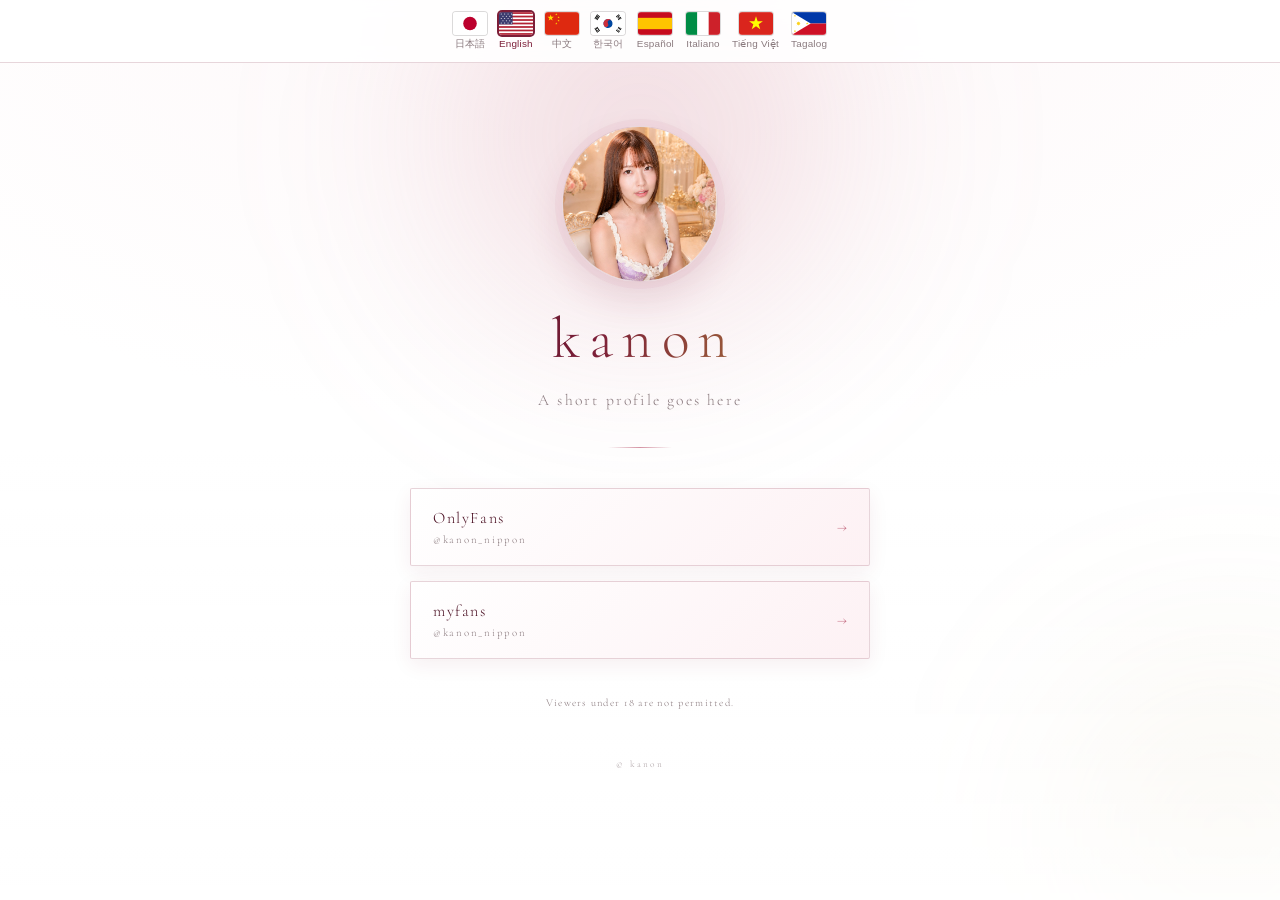
<file: index.html>
<!DOCTYPE html>
<html lang="ja">
<head>
<meta charset="UTF-8">
<meta name="viewport" content="width=device-width, initial-scale=1.0">
<title>kanon</title>
<meta name="description" content="kanon official link page">
<meta name="robots" content="noindex">

<!-- OGP（SNSでシェアされた時の表示） -->
<meta property="og:type" content="website">
<meta property="og:title" content="kanon">
<meta property="og:description" content="kanon official link page">
<meta property="og:image" content="images/icon.jpg">

<link rel="preconnect" href="https://fonts.googleapis.com">
<link rel="preconnect" href="https://fonts.gstatic.com" crossorigin>
<link href="https://fonts.googleapis.com/css2?family=Cormorant+Garamond:ital,wght@0,300;0,400;1,300&family=Noto+Serif+JP:wght@200;300;400&display=swap" rel="stylesheet">
<link rel="stylesheet" href="css/style.css">
</head>
<body>

<!-- ===== 言語切替バー（魚種別説明ページと同じ8言語・同じ並び順） ===== -->
<!-- ===== 言語切替（動画より上）／釣りゲームと同じ8言語・同じ並び順 ===== -->
<nav class="langbar" aria-label="Language / 言語切替">
  <button type="button" class="lang-btn is-active" data-lang="ja" aria-label="日本語">
    <span class="flag"><svg viewBox="0 0 30 20" xmlns="http://www.w3.org/2000/svg"><rect width="30" height="20" fill="#fff"/><circle cx="15" cy="10" r="6" fill="#bc002d"/></svg></span>
    <span class="lang-name">日本語</span>
  </button>
  <button type="button" class="lang-btn" data-lang="en" aria-label="English">
    <span class="flag"><svg viewBox="0 0 30 20" xmlns="http://www.w3.org/2000/svg"><rect width="30" height="20" fill="#b22234"/><g fill="#fff"><rect y="1.54" width="30" height="1.54"/><rect y="4.62" width="30" height="1.54"/><rect y="7.69" width="30" height="1.54"/><rect y="10.77" width="30" height="1.54"/><rect y="13.85" width="30" height="1.54"/><rect y="16.92" width="30" height="1.54"/></g><rect width="12" height="10.77" fill="#3c3b6e"/><g fill="#fff"><circle cx="2" cy="1.6" r=".45"/><circle cx="5" cy="1.6" r=".45"/><circle cx="8" cy="1.6" r=".45"/><circle cx="11" cy="1.6" r=".45"/><circle cx="3.5" cy="3.6" r=".45"/><circle cx="6.5" cy="3.6" r=".45"/><circle cx="9.5" cy="3.6" r=".45"/><circle cx="2" cy="5.6" r=".45"/><circle cx="5" cy="5.6" r=".45"/><circle cx="8" cy="5.6" r=".45"/><circle cx="11" cy="5.6" r=".45"/><circle cx="3.5" cy="7.6" r=".45"/><circle cx="6.5" cy="7.6" r=".45"/><circle cx="9.5" cy="7.6" r=".45"/><circle cx="2" cy="9.6" r=".45"/><circle cx="5" cy="9.6" r=".45"/><circle cx="8" cy="9.6" r=".45"/><circle cx="11" cy="9.6" r=".45"/></g></svg></span>
    <span class="lang-name">English</span>
  </button>
  <button type="button" class="lang-btn" data-lang="zh" aria-label="中文">
    <span class="flag"><svg viewBox="0 0 30 20" xmlns="http://www.w3.org/2000/svg"><defs><polygon id="cnstar" points="0,-1 0.2245,-0.309 0.951,-0.309 0.3634,0.118 0.588,0.809 0,0.382 -0.588,0.809 -0.3634,0.118 -0.951,-0.309 -0.2245,-0.309"/></defs><rect width="30" height="20" fill="#de2910"/><g fill="#ffde00"><use href="#cnstar" transform="translate(5,5) scale(3)"/><use href="#cnstar" transform="translate(10,2)"/><use href="#cnstar" transform="translate(12,4.5)"/><use href="#cnstar" transform="translate(12,7.5)"/><use href="#cnstar" transform="translate(10,10)"/></g></svg></span>
    <span class="lang-name">中文</span>
  </button>
  <button type="button" class="lang-btn" data-lang="ko" aria-label="한국어">
    <span class="flag"><svg viewBox="0 0 30 20" xmlns="http://www.w3.org/2000/svg"><rect width="30" height="20" fill="#fff"/><g transform="rotate(-123 15 10)"><circle cx="15" cy="10" r="4" fill="#0047a0"/><path d="M15,6 A4,4 0 0,1 15,14 A2,2 0 0,0 15,10 A2,2 0 0,1 15,6 Z" fill="#cd2e3a"/></g><g fill="#000"><g transform="translate(5.5,4.5) rotate(-56.3)"><rect x="-2.2" y="-1.5" width="4.4" height=".8"/><rect x="-2.2" y="-.4" width="4.4" height=".8"/><rect x="-2.2" y=".7" width="4.4" height=".8"/></g><g transform="translate(24.5,4.5) rotate(56.3)"><rect x="-2.2" y="-1.5" width="1.75" height=".8"/><rect x=".45" y="-1.5" width="1.75" height=".8"/><rect x="-2.2" y="-.4" width="4.4" height=".8"/><rect x="-2.2" y=".7" width="1.75" height=".8"/><rect x=".45" y=".7" width="1.75" height=".8"/></g><g transform="translate(5.5,15.5) rotate(56.3)"><rect x="-2.2" y="-1.5" width="4.4" height=".8"/><rect x="-2.2" y="-.4" width="1.75" height=".8"/><rect x=".45" y="-.4" width="1.75" height=".8"/><rect x="-2.2" y=".7" width="4.4" height=".8"/></g><g transform="translate(24.5,15.5) rotate(-56.3)"><rect x="-2.2" y="-1.5" width="1.75" height=".8"/><rect x=".45" y="-1.5" width="1.75" height=".8"/><rect x="-2.2" y="-.4" width="1.75" height=".8"/><rect x=".45" y="-.4" width="1.75" height=".8"/><rect x="-2.2" y=".7" width="1.75" height=".8"/><rect x=".45" y=".7" width="1.75" height=".8"/></g></g></svg></span>
    <span class="lang-name">한국어</span>
  </button>
  <button type="button" class="lang-btn" data-lang="es" aria-label="Español">
    <span class="flag"><svg viewBox="0 0 30 20" xmlns="http://www.w3.org/2000/svg"><rect width="30" height="20" fill="#c60b1e"/><rect y="5" width="30" height="10" fill="#ffc400"/></svg></span>
    <span class="lang-name">Español</span>
  </button>
  <button type="button" class="lang-btn" data-lang="it" aria-label="Italiano">
    <span class="flag"><svg viewBox="0 0 30 20" xmlns="http://www.w3.org/2000/svg"><rect width="10" height="20" fill="#008c45"/><rect x="10" width="10" height="20" fill="#fff"/><rect x="20" width="10" height="20" fill="#cd212a"/></svg></span>
    <span class="lang-name">Italiano</span>
  </button>
  <button type="button" class="lang-btn" data-lang="vi" aria-label="Tiếng Việt">
    <span class="flag"><svg viewBox="0 0 30 20" xmlns="http://www.w3.org/2000/svg"><rect width="30" height="20" fill="#da251d"/><polygon fill="#ffff00" transform="translate(15,10) scale(6.4)" points="0,-1 0.2245,-0.309 0.951,-0.309 0.3634,0.118 0.588,0.809 0,0.382 -0.588,0.809 -0.3634,0.118 -0.951,-0.309 -0.2245,-0.309"/></svg></span>
    <span class="lang-name">Tiếng Việt</span>
  </button>
  <button type="button" class="lang-btn" data-lang="tl" aria-label="Tagalog">
    <span class="flag"><svg viewBox="0 0 30 20" xmlns="http://www.w3.org/2000/svg"><defs><polygon id="phstar" points="0,-1 0.2245,-0.309 0.951,-0.309 0.3634,0.118 0.588,0.809 0,0.382 -0.588,0.809 -0.3634,0.118 -0.951,-0.309 -0.2245,-0.309"/></defs><rect width="30" height="10" fill="#0038a8"/><rect y="10" width="30" height="10" fill="#ce1126"/><polygon fill="#fff" points="0,0 16.5,10 0,20"/><g fill="#fcd116"><polygon points="8.1,10 6.347,10.268 7.397,11.697 5.968,10.647 5.7,12.4 5.432,10.647 4.003,11.697 5.053,10.268 3.3,10 5.053,9.732 4.003,8.303 5.432,9.353 5.7,7.6 5.968,9.353 7.397,8.303 6.347,9.732"/><circle cx="5.7" cy="10" r="1.15"/><use href="#phstar" transform="translate(2.6,3.2) scale(1.15)"/><use href="#phstar" transform="translate(2.6,16.8) scale(1.15)"/><use href="#phstar" transform="translate(13.4,10) scale(1.15)"/></g></svg></span>
    <span class="lang-name">Tagalog</span>
  </button>
</nav>


<!-- 背景の光（装飾） -->
<div class="bg-glow bg-glow-1"></div>
<div class="bg-glow bg-glow-2"></div>
<div class="bg-veil"></div>

<main class="wrap">

  <!-- ▼ ヘッダー -->
  <header class="hero">
    <div class="icon">
      <img src="images/icon.jpg" alt="kanon" onerror="this.style.display='none'">
    </div>

    <h1 class="name">kanon</h1>
    <p class="tagline" data-i18n="tagline">ここに一言プロフィールが入ります</p>
    <div class="divider"><span></span></div>
  </header>

  <!-- ▼ 誘導ボタン -->
  <nav class="links" aria-label="links">

    <a class="link-btn" href="https://onlyfans.com/kanon_nippon" target="_blank" rel="noopener noreferrer">
      <span class="link-body">
        <span class="link-label">OnlyFans</span>
        <span class="link-sub">@kanon_nippon</span>
      </span>
      <span class="link-arrow">&rarr;</span>
    </a>

    <a class="link-btn" href="https://myfans.jp/kanon_nippon" target="_blank" rel="noopener noreferrer">
      <span class="link-body">
        <span class="link-label">myfans</span>
        <span class="link-sub">@kanon_nippon</span>
      </span>
      <span class="link-arrow">&rarr;</span>
    </a>


    <!-- ▼ 日本語表示のときだけ出るテキストリンク（四角いボタンにしない） -->
  </nav>

  <!-- 日本語のときだけ出る。他の言語では自動で消える -->
  <p class="sub-link" data-only-lang="ja">
    <a href="jp/">&rArr; 別の応援方法</a>
  </p>

  <!-- ▼ 注意書き（不要ならこのブロックごと削除） -->
  <p class="notice" data-i18n="notice">18歳未満の方の閲覧はご遠慮ください</p>

  <footer class="foot">
    <small>&copy; kanon</small>
  </footer>

</main>

<script>
/* ===== 翻訳テキスト =====
   ここの文言を書き換えれば各言語の表示が変わる。
   言語を増やしたい場合は、この I18N と 上の言語バーに1つ足すだけ。 */
var I18N = {
  ja: {
    title: "kanon",
    tagline: "ここに一言プロフィールが入ります",
    notice: "18歳未満の方の閲覧はご遠慮ください"
  },
  en: {
    title: "kanon",
    tagline: "A short profile goes here",
    notice: "Viewers under 18 are not permitted."
  },
  zh: {
    title: "kanon",
    tagline: "在此填写一句简介",
    notice: "未满18岁请勿浏览"
  },
  ko: {
    title: "kanon",
    tagline: "여기에 한 줄 소개가 들어갑니다",
    notice: "만 18세 미만은 열람할 수 없습니다"
  },
  es: {
    title: "kanon",
    tagline: "Aquí va una breve presentación",
    notice: "Prohibido para menores de 18 años."
  },
  it: {
    title: "kanon",
    tagline: "Qui va una breve presentazione",
    notice: "Vietato ai minori di 18 anni."
  },
  vi: {
    title: "kanon",
    tagline: "Phần giới thiệu ngắn ở đây",
    notice: "Không dành cho người dưới 18 tuổi."
  },
  tl: {
    title: "kanon",
    tagline: "Maikling profile dito",
    notice: "Bawal sa wala pang 18 taong gulang."
  }
};

function setLang(lang){
  var dict = I18N[lang];
  if(!dict){ return; }

  document.documentElement.setAttribute("lang", lang);
  document.title = dict.title;

  var i, key;
  var nodes = document.querySelectorAll("[data-i18n]");
  for(i = 0; i < nodes.length; i++){
    key = nodes[i].getAttribute("data-i18n");
    if(dict[key] !== undefined){ nodes[i].textContent = dict[key]; }
  }

  /* data-only-lang="ja"  → その言語のときだけ表示（カンマ区切りで複数可）
     data-hide-lang="ja"  → その言語のときだけ隠す */
  var only = document.querySelectorAll("[data-only-lang]");
  for(i = 0; i < only.length; i++){
    only[i].style.display =
      (only[i].getAttribute("data-only-lang").split(",").indexOf(lang) >= 0) ? "" : "none";
  }
  var hide = document.querySelectorAll("[data-hide-lang]");
  for(i = 0; i < hide.length; i++){
    hide[i].style.display =
      (hide[i].getAttribute("data-hide-lang").split(",").indexOf(lang) >= 0) ? "none" : "";
  }

  var btns = document.querySelectorAll(".lang-btn");
  for(i = 0; i < btns.length; i++){
    if(btns[i].getAttribute("data-lang") === lang){
      btns[i].classList.add("is-active");
    } else {
      btns[i].classList.remove("is-active");
    }
  }
}

(function(){
  var btns = document.querySelectorAll(".lang-btn");
  for(var i = 0; i < btns.length; i++){
    btns[i].addEventListener("click", function(){
      setLang(this.getAttribute("data-lang"));
    });
  }
  /* 海外向けなので、端末の言語に合わせて初期表示を切り替える（対応外は英語） */
  var nav = (navigator.language || "en").toLowerCase();
  var start = "en";
  if(nav.indexOf("ja") === 0){ start = "ja"; }
  else if(nav.indexOf("zh") === 0){ start = "zh"; }
  else if(nav.indexOf("ko") === 0){ start = "ko"; }
  else if(nav.indexOf("es") === 0){ start = "es"; }
  else if(nav.indexOf("it") === 0){ start = "it"; }
  else if(nav.indexOf("vi") === 0){ start = "vi"; }
  else if(nav.indexOf("tl") === 0 || nav.indexOf("fil") === 0){ start = "tl"; }
  setLang(start);
})();
</script>

</body>
</html>
</file>
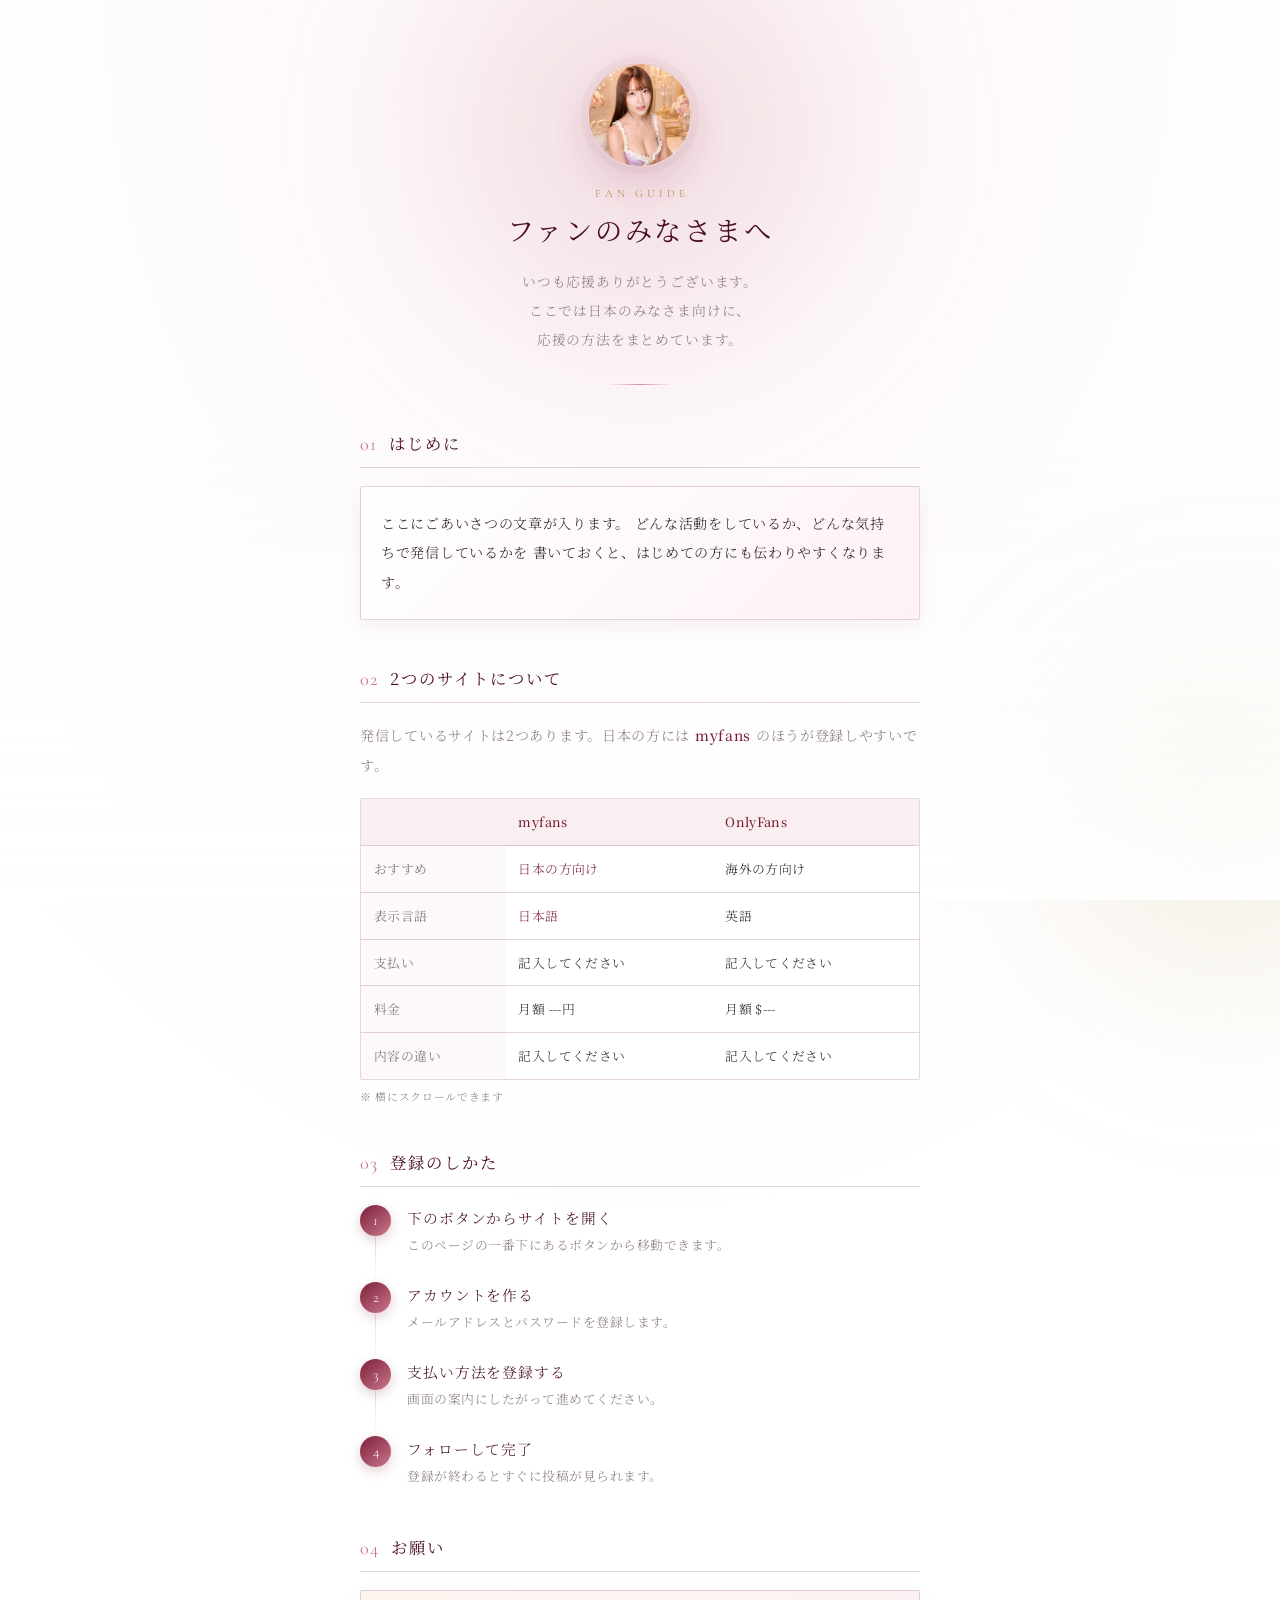
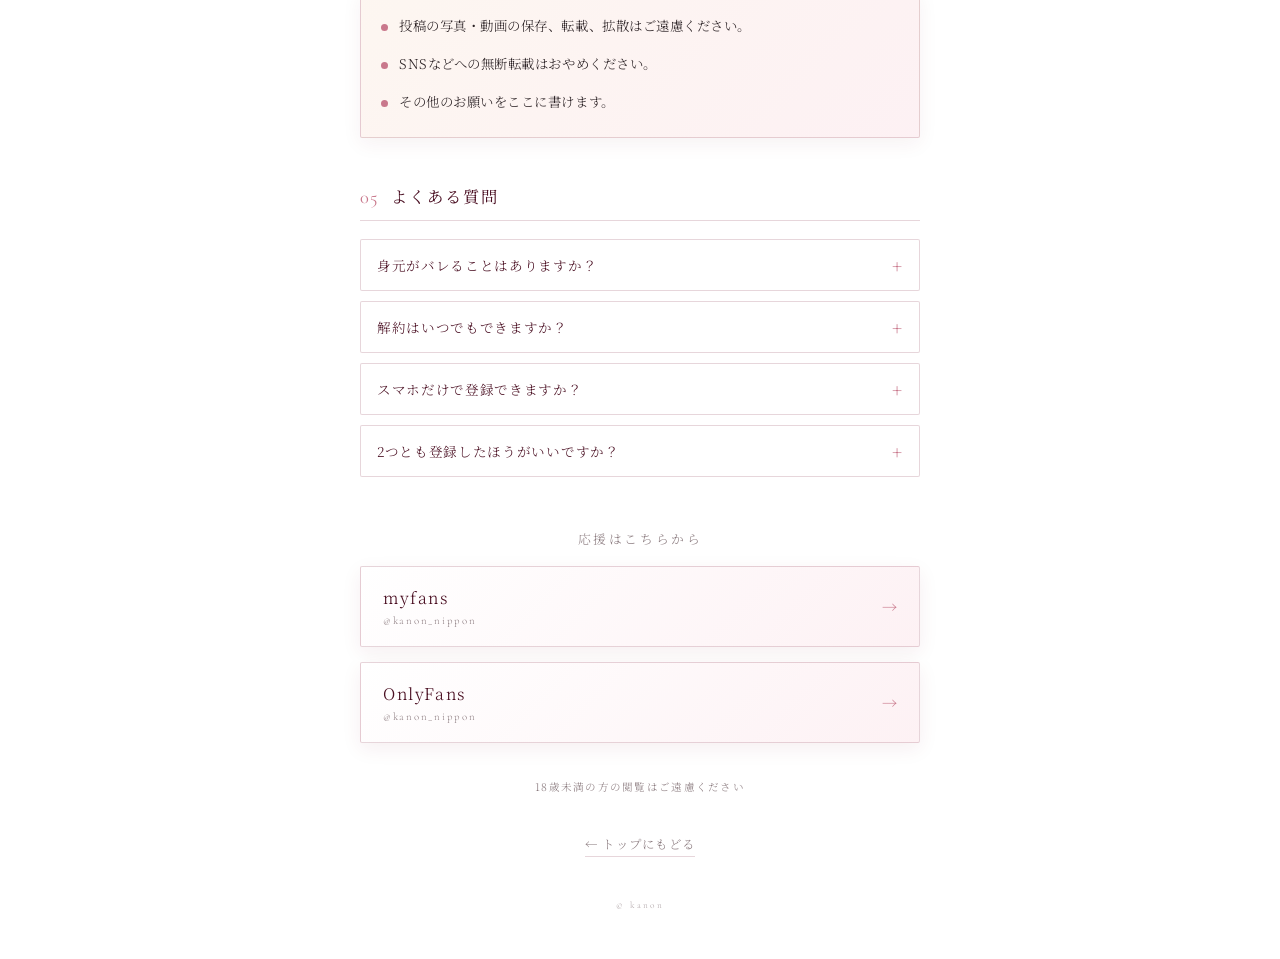
<file: jp/index.html>
<!DOCTYPE html>
<html lang="ja">
<head>
<meta charset="UTF-8">
<meta name="viewport" content="width=device-width, initial-scale=1.0">
<title>ファンのみなさまへ | kanon</title>
<meta name="description" content="kanon ファン案内（日本語）">
<meta name="robots" content="noindex">

<meta property="og:type" content="article">
<meta property="og:title" content="ファンのみなさまへ | kanon">
<meta property="og:description" content="kanon ファン案内（日本語）">
<meta property="og:image" content="../images/icon.jpg">

<link rel="preconnect" href="https://fonts.googleapis.com">
<link rel="preconnect" href="https://fonts.gstatic.com" crossorigin>
<link href="https://fonts.googleapis.com/css2?family=Cormorant+Garamond:ital,wght@0,300;0,400;1,300&family=Noto+Serif+JP:wght@200;300;400;500&display=swap" rel="stylesheet">
<!-- トップページと同じ土台のデザインを読み込み、この下で案内ページ用の追加分を読む -->
<link rel="stylesheet" href="../css/style.css">
<link rel="stylesheet" href="guide.css">
</head>
<body class="guide">

<!-- 背景の光（装飾） -->
<div class="bg-glow bg-glow-1"></div>
<div class="bg-glow bg-glow-2"></div>
<div class="bg-veil"></div>

<main class="wrap wrap-guide">

  <!-- ===== ヘッダー ===== -->
  <header class="g-hero">
    <div class="icon icon-sm">
      <img src="../images/icon.jpg" alt="kanon">
    </div>
    <p class="g-eyebrow">FAN GUIDE</p>
    <h1 class="g-title">ファンのみなさまへ</h1>
    <p class="g-lead">
      いつも応援ありがとうございます。<br>
      ここでは日本のみなさま向けに、<br>
      応援の方法をまとめています。
    </p>
    <div class="divider"><span></span></div>
  </header>

  <!-- ===== 1. ごあいさつ ===== -->
  <section class="g-sec">
    <h2 class="g-h2"><span class="g-num">01</span>はじめに</h2>
    <div class="g-card">
      <p class="g-text">
        <!-- ▼ ここに本人からのあいさつ文を入れる（3〜5行くらい） -->
        ここにごあいさつの文章が入ります。
        どんな活動をしているか、どんな気持ちで発信しているかを
        書いておくと、はじめての方にも伝わりやすくなります。
      </p>
    </div>
  </section>

  <!-- ===== 2. 2つのサイトの違い ===== -->
  <section class="g-sec">
    <h2 class="g-h2"><span class="g-num">02</span>2つのサイトについて</h2>
    <p class="g-text g-text-lead">
      発信しているサイトは2つあります。日本の方には
      <strong>myfans</strong> のほうが登録しやすいです。
    </p>

    <div class="g-table-wrap">
      <table class="g-table">
        <thead>
          <tr><th></th><th>myfans</th><th>OnlyFans</th></tr>
        </thead>
        <tbody>
          <tr>
            <th>おすすめ</th>
            <td class="g-yes">日本の方向け</td>
            <td>海外の方向け</td>
          </tr>
          <tr>
            <th>表示言語</th>
            <td class="g-yes">日本語</td>
            <td>英語</td>
          </tr>
          <tr>
            <th>支払い</th>
            <td><!-- ▼ 使える支払い方法を記入 -->記入してください</td>
            <td><!-- ▼ 使える支払い方法を記入 -->記入してください</td>
          </tr>
          <tr>
            <th>料金</th>
            <td><!-- ▼ 月額を記入 -->月額 ---円</td>
            <td><!-- ▼ 月額を記入 -->月額 $---</td>
          </tr>
          <tr>
            <th>内容の違い</th>
            <td><!-- ▼ 差があれば記入 -->記入してください</td>
            <td><!-- ▼ 差があれば記入 -->記入してください</td>
          </tr>
        </tbody>
      </table>
    </div>
    <p class="g-note">※ 横にスクロールできます</p>
  </section>

  <!-- ===== 3. 登録のしかた ===== -->
  <section class="g-sec">
    <h2 class="g-h2"><span class="g-num">03</span>登録のしかた</h2>

    <ol class="g-steps">
      <li class="g-step">
        <span class="g-step-num">1</span>
        <div class="g-step-body">
          <p class="g-step-title">下のボタンからサイトを開く</p>
          <p class="g-step-text">このページの一番下にあるボタンから移動できます。</p>
        </div>
      </li>
      <li class="g-step">
        <span class="g-step-num">2</span>
        <div class="g-step-body">
          <p class="g-step-title">アカウントを作る</p>
          <p class="g-step-text"><!-- ▼ 実際の画面に合わせて書き換え -->メールアドレスとパスワードを登録します。</p>
        </div>
      </li>
      <li class="g-step">
        <span class="g-step-num">3</span>
        <div class="g-step-body">
          <p class="g-step-title">支払い方法を登録する</p>
          <p class="g-step-text"><!-- ▼ 実際の画面に合わせて書き換え -->画面の案内にしたがって進めてください。</p>
        </div>
      </li>
      <li class="g-step">
        <span class="g-step-num">4</span>
        <div class="g-step-body">
          <p class="g-step-title">フォローして完了</p>
          <p class="g-step-text">登録が終わるとすぐに投稿が見られます。</p>
        </div>
      </li>
    </ol>
  </section>

  <!-- ===== 4. お願い ===== -->
  <section class="g-sec">
    <h2 class="g-h2"><span class="g-num">04</span>お願い</h2>
    <div class="g-card g-card-note">
      <ul class="g-list">
        <li>投稿の写真・動画の保存、転載、拡散はご遠慮ください。</li>
        <li>SNSなどへの無断転載はおやめください。</li>
        <li><!-- ▼ 追加のお願いがあればここに -->その他のお願いをここに書けます。</li>
      </ul>
    </div>
  </section>

  <!-- ===== 5. よくある質問 ===== -->
  <section class="g-sec">
    <h2 class="g-h2"><span class="g-num">05</span>よくある質問</h2>

    <details class="g-faq">
      <summary>身元がバレることはありますか？</summary>
      <p><!-- ▼ 回答を記入 -->ここに回答が入ります。</p>
    </details>

    <details class="g-faq">
      <summary>解約はいつでもできますか？</summary>
      <p><!-- ▼ 回答を記入 -->ここに回答が入ります。</p>
    </details>

    <details class="g-faq">
      <summary>スマホだけで登録できますか？</summary>
      <p><!-- ▼ 回答を記入 -->ここに回答が入ります。</p>
    </details>

    <details class="g-faq">
      <summary>2つとも登録したほうがいいですか？</summary>
      <p><!-- ▼ 回答を記入 -->ここに回答が入ります。</p>
    </details>
  </section>

  <!-- ===== ボタン ===== -->
  <section class="g-sec g-cta">
    <p class="g-cta-lead">応援はこちらから</p>
    <nav class="links" aria-label="links">
      <a class="link-btn" href="https://myfans.jp/kanon_nippon" target="_blank" rel="noopener noreferrer">
        <span class="link-body">
          <span class="link-label">myfans</span>
          <span class="link-sub">@kanon_nippon</span>
        </span>
        <span class="link-arrow">&rarr;</span>
      </a>
      <a class="link-btn" href="https://onlyfans.com/kanon_nippon" target="_blank" rel="noopener noreferrer">
        <span class="link-body">
          <span class="link-label">OnlyFans</span>
          <span class="link-sub">@kanon_nippon</span>
        </span>
        <span class="link-arrow">&rarr;</span>
      </a>
    </nav>
  </section>

  <p class="notice">18歳未満の方の閲覧はご遠慮ください</p>

  <p class="g-back"><a href="../">&larr; トップにもどる</a></p>

  <footer class="foot">
    <small>&copy; kanon</small>
  </footer>

</main>

</body>
</html>
</file>
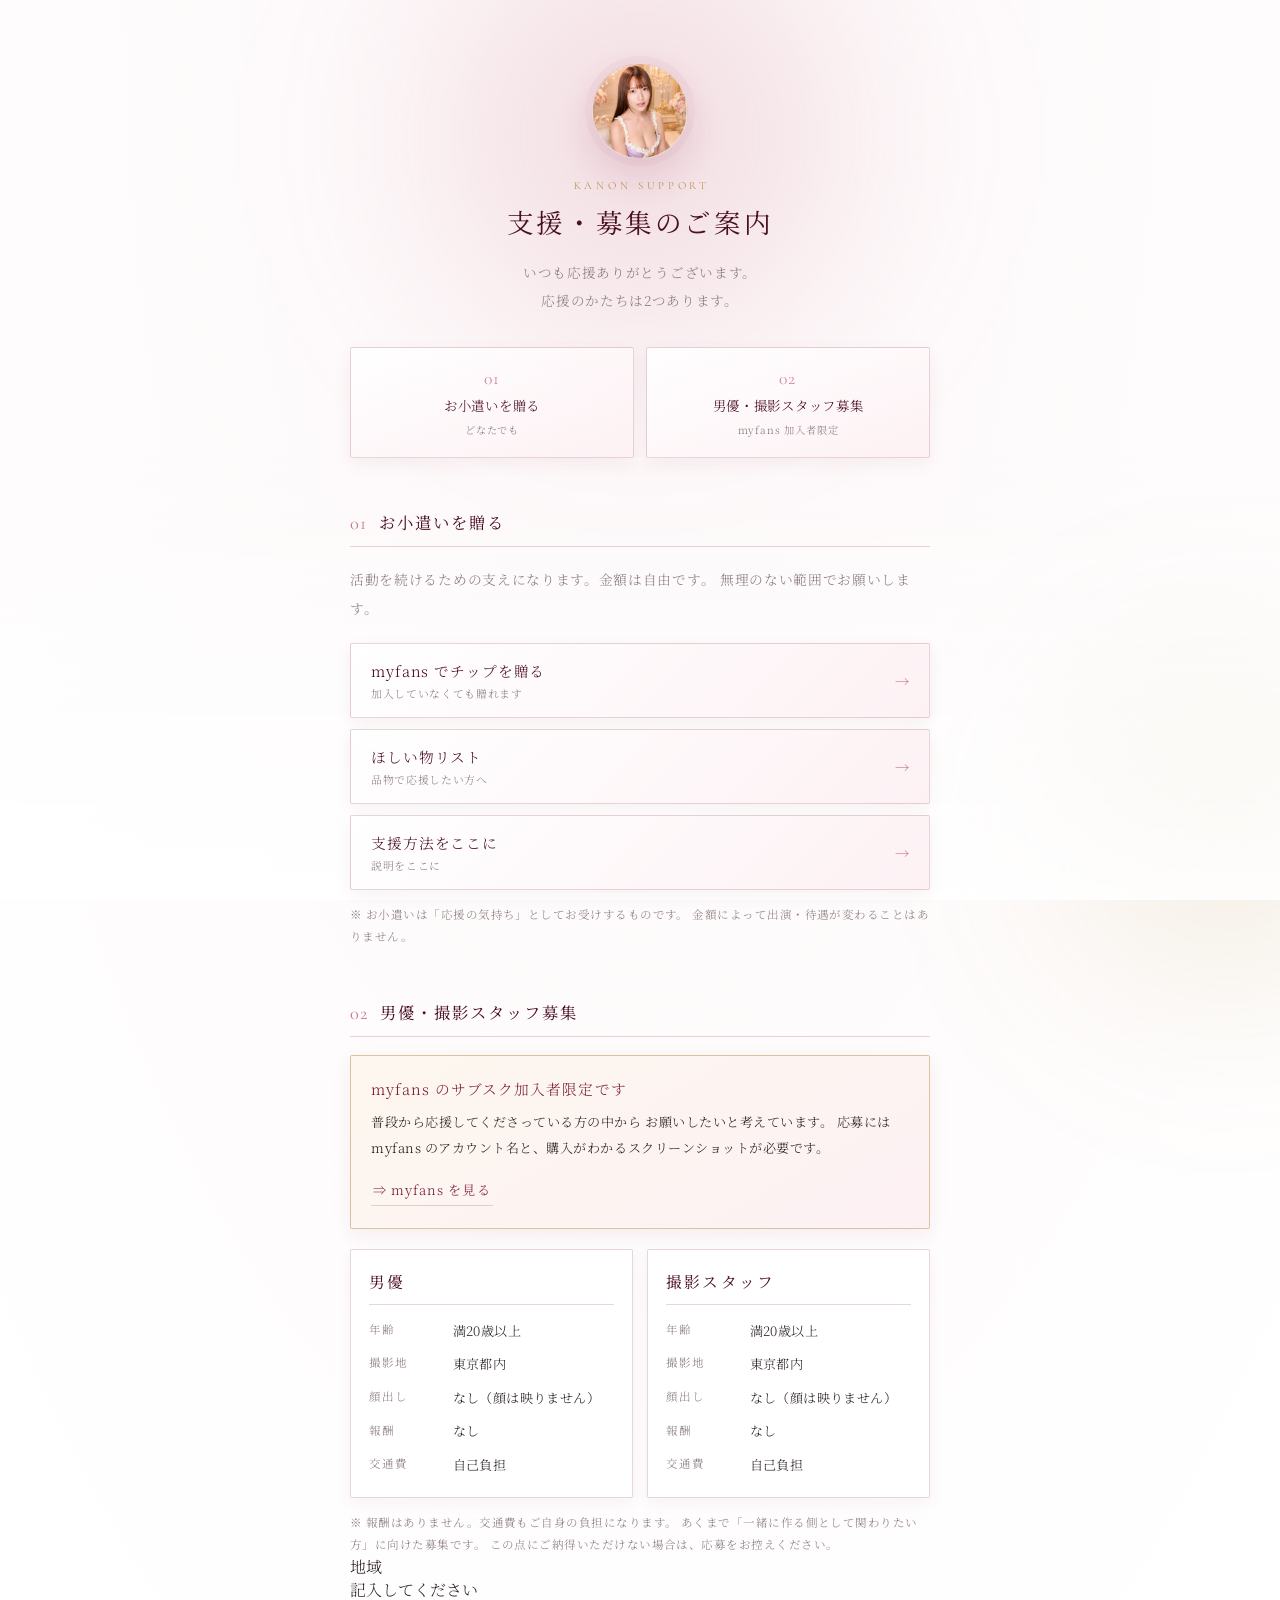
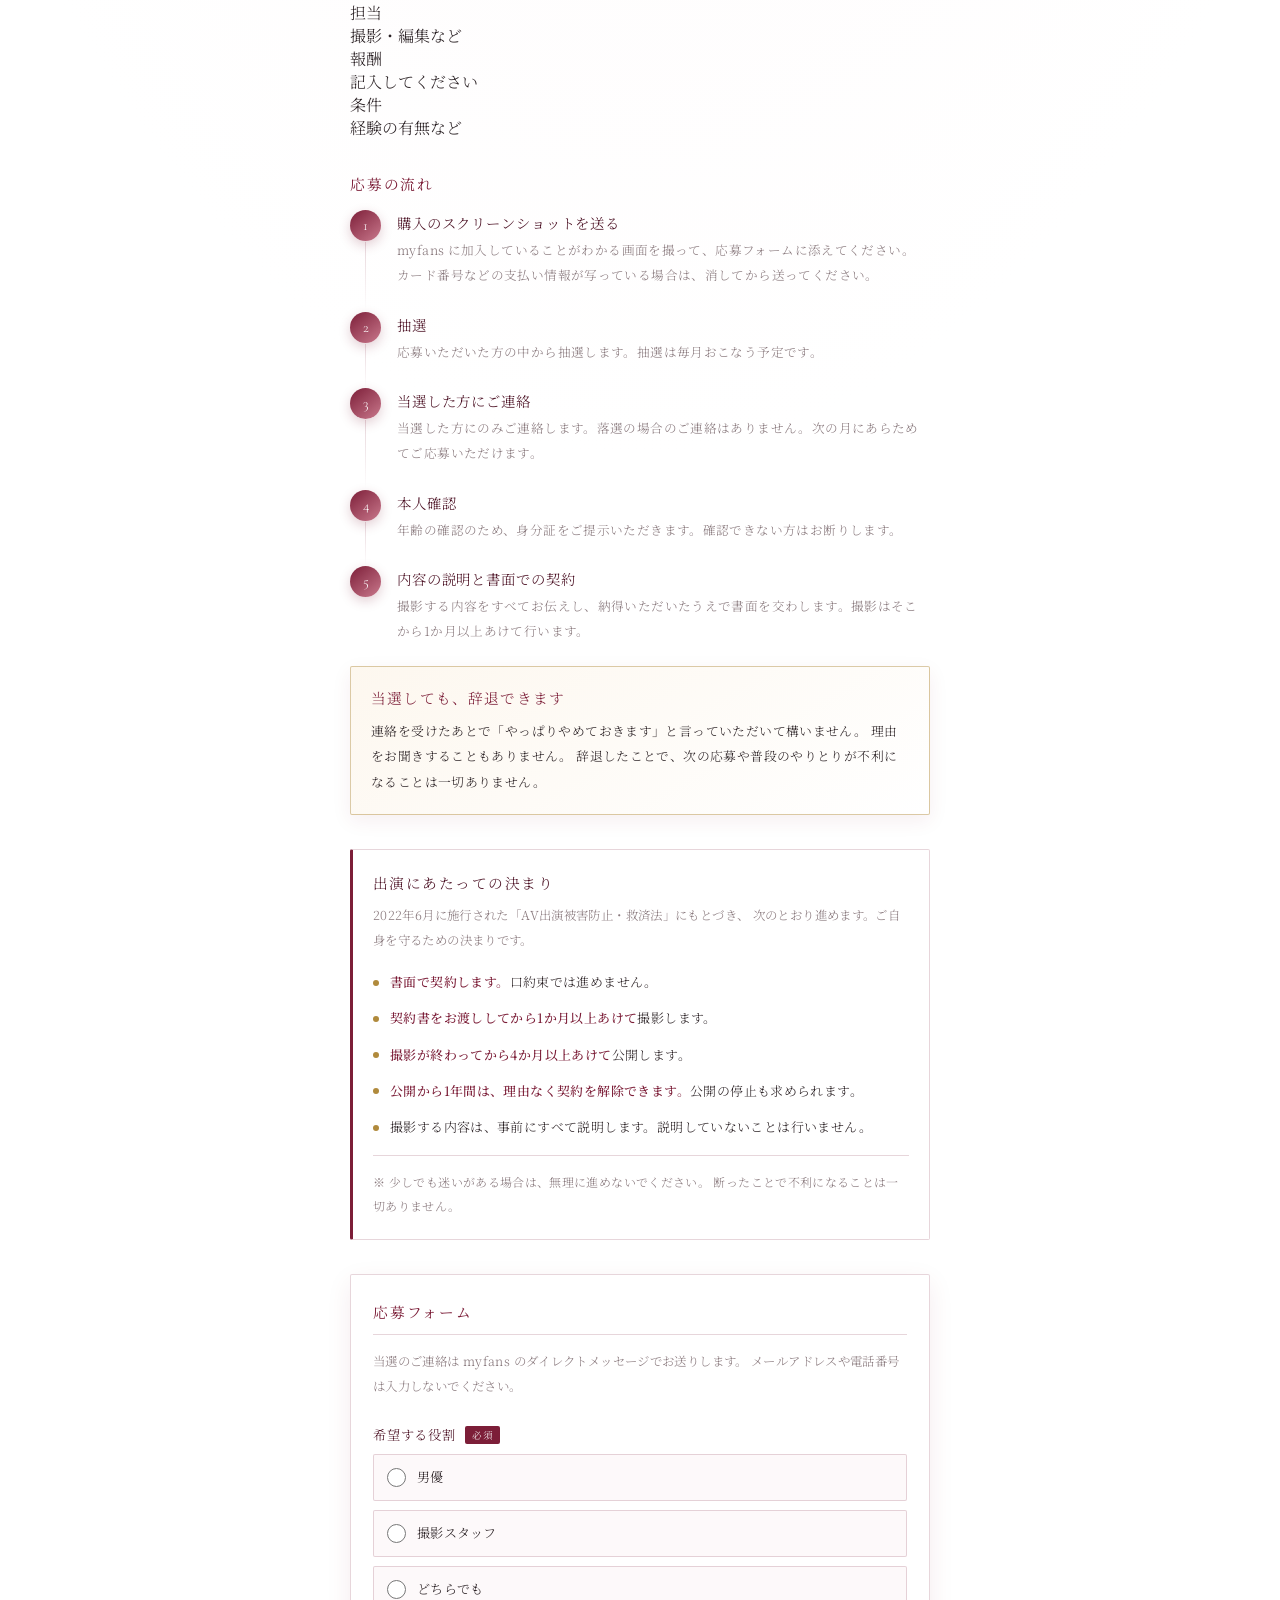
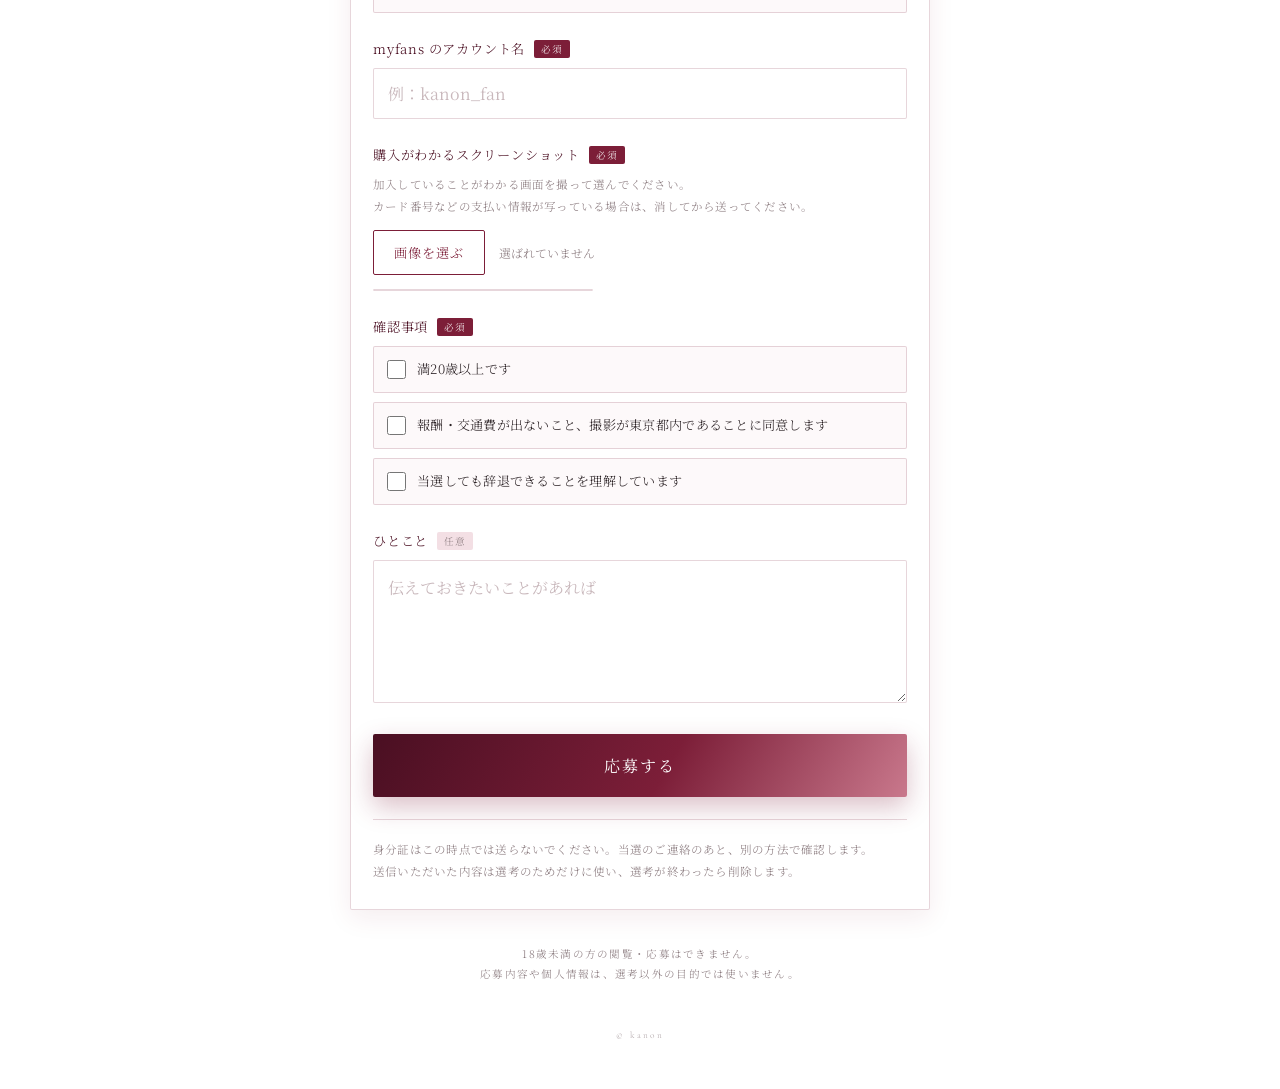
<file: kanon-support/index.html>
<!DOCTYPE html>
<html lang="ja">
<head>
<meta charset="UTF-8">
<meta name="viewport" content="width=device-width, initial-scale=1.0">
<title>支援・募集のご案内 | kanon</title>
<meta name="description" content="kanon 支援と、男優・撮影スタッフ募集のご案内">
<meta name="robots" content="noindex">

<meta property="og:type" content="article">
<meta property="og:title" content="支援・募集のご案内 | kanon">
<meta property="og:description" content="kanon 支援と、男優・撮影スタッフ募集のご案内">
<meta property="og:image" content="../images/icon.jpg">

<link rel="preconnect" href="https://fonts.googleapis.com">
<link rel="preconnect" href="https://fonts.gstatic.com" crossorigin>
<link href="https://fonts.googleapis.com/css2?family=Cormorant+Garamond:ital,wght@0,300;0,400;1,300&family=Noto+Serif+JP:wght@200;300;400;500&display=swap" rel="stylesheet">
<!-- 色とフォントはトップページと共通。この下で支援サイト専用の部品を足す -->
<link rel="stylesheet" href="../css/style.css">
<link rel="stylesheet" href="support.css">
</head>
<body class="support">

<div class="bg-glow bg-glow-1"></div>
<div class="bg-glow bg-glow-2"></div>
<div class="bg-veil"></div>

<main class="wrap wrap-support">

  <!-- ===== ヘッダー ===== -->
  <header class="s-hero">
    <div class="icon icon-sm">
      <img src="../images/icon.jpg" alt="kanon">
    </div>
    <p class="s-eyebrow">KANON SUPPORT</p>
    <h1 class="s-title">支援・募集のご案内</h1>
    <p class="s-lead">
      いつも応援ありがとうございます。<br>
      応援のかたちは2つあります。
    </p>
  </header>

  <!-- ===== 入口（2つ） ===== -->
  <nav class="s-index" aria-label="このページの内容">
    <a class="s-index-card" href="#support">
      <span class="s-index-num">01</span>
      <span class="s-index-label">お小遣いを贈る</span>
      <span class="s-index-sub">どなたでも</span>
    </a>
    <a class="s-index-card" href="#recruit">
      <span class="s-index-num">02</span>
      <span class="s-index-label">男優・撮影スタッフ募集</span>
      <span class="s-index-sub">myfans 加入者限定</span>
    </a>
  </nav>

  <!-- ===== 01 お小遣い ===== -->
  <section class="s-sec" id="support">
    <h2 class="s-h2"><span class="s-num">01</span>お小遣いを贈る</h2>

    <p class="s-text s-text-lead">
      活動を続けるための支えになります。金額は自由です。
      無理のない範囲でお願いします。
    </p>

    <div class="s-ways">
      <!-- ▼ 使うものだけ残して、使わないものは a ごと削除する -->
      <a class="s-way" href="#" target="_blank" rel="noopener noreferrer">
        <span class="s-way-name">myfans でチップを贈る</span>
        <span class="s-way-desc">加入していなくても贈れます</span>
        <span class="s-way-arrow">&rarr;</span>
      </a>

      <a class="s-way" href="#" target="_blank" rel="noopener noreferrer">
        <span class="s-way-name">ほしい物リスト</span>
        <span class="s-way-desc">品物で応援したい方へ</span>
        <span class="s-way-arrow">&rarr;</span>
      </a>

      <a class="s-way" href="#" target="_blank" rel="noopener noreferrer">
        <span class="s-way-name">支援方法をここに</span>
        <span class="s-way-desc">説明をここに</span>
        <span class="s-way-arrow">&rarr;</span>
      </a>
    </div>

    <p class="s-note">
      ※ お小遣いは「応援の気持ち」としてお受けするものです。
      金額によって出演・待遇が変わることはありません。
    </p>
  </section>

  <!-- ===== 02 募集 ===== -->
  <section class="s-sec" id="recruit">
    <h2 class="s-h2"><span class="s-num">02</span>男優・撮影スタッフ募集</h2>

    <div class="s-limited">
      <p class="s-limited-title">myfans のサブスク加入者限定です</p>
      <p class="s-limited-text">
        普段から応援してくださっている方の中から
        お願いしたいと考えています。
        応募には myfans のアカウント名と、購入がわかるスクリーンショットが必要です。
      </p>
      <a class="s-limited-link" href="https://myfans.jp/kanon_nippon" target="_blank" rel="noopener noreferrer">
        &rArr; myfans を見る
      </a>
    </div>

    <!-- 募集職種 -->
    <div class="s-roles">
      <article class="s-role">
        <h3 class="s-role-name">男優</h3>
        <dl class="s-role-list">
          <div><dt>年齢</dt><dd>満20歳以上</dd></div>
          <div><dt>撮影地</dt><dd>東京都内</dd></div>
          <div><dt>顔出し</dt><dd>なし（顔は映りません）</dd></div>
          <div><dt>報酬</dt><dd>なし</dd></div>
          <div><dt>交通費</dt><dd>自己負担</dd></div>
        </dl>
      </article>

      <article class="s-role">
        <h3 class="s-role-name">撮影スタッフ</h3>
        <dl class="s-role-list">
          <div><dt>年齢</dt><dd>満20歳以上</dd></div>
          <div><dt>撮影地</dt><dd>東京都内</dd></div>
          <div><dt>顔出し</dt><dd>なし（顔は映りません）</dd></div>
          <div><dt>報酬</dt><dd>なし</dd></div>
          <div><dt>交通費</dt><dd>自己負担</dd></div>
        </dl>
      </article>
    </div>

    <p class="s-note">
      ※ 報酬はありません。交通費もご自身の負担になります。
      あくまで「一緒に作る側として関わりたい方」に向けた募集です。
      この点にご納得いただけない場合は、応募をお控えください。
    </p>
          <div><dt>地域</dt><dd><!-- ▼ 記入 -->記入してください</dd></div>
          <div><dt>担当</dt><dd><!-- ▼ 記入 -->撮影・編集など</dd></div>
          <div><dt>報酬</dt><dd><!-- ▼ 記入 -->記入してください</dd></div>
          <div><dt>条件</dt><dd><!-- ▼ 記入 -->経験の有無など</dd></div>
        </dl>
      </article>
    </div>

    <!-- 応募の流れ -->
    <h3 class="s-h3">応募の流れ</h3>
    <ol class="s-steps">
      <li class="s-step">
        <span class="s-step-num">1</span>
        <div class="s-step-body">
          <p class="s-step-title">購入のスクリーンショットを送る</p>
          <p class="s-step-text">
            myfans に加入していることがわかる画面を撮って、応募フォームに添えてください。
            カード番号などの支払い情報が写っている場合は、消してから送ってください。
          </p>
        </div>
      </li>
      <li class="s-step">
        <span class="s-step-num">2</span>
        <div class="s-step-body">
          <p class="s-step-title">抽選</p>
          <p class="s-step-text">応募いただいた方の中から抽選します。抽選は毎月おこなう予定です。</p>
        </div>
      </li>
      <li class="s-step">
        <span class="s-step-num">3</span>
        <div class="s-step-body">
          <p class="s-step-title">当選した方にご連絡</p>
          <p class="s-step-text">当選した方にのみご連絡します。落選の場合のご連絡はありません。次の月にあらためてご応募いただけます。</p>
        </div>
      </li>
      <li class="s-step">
        <span class="s-step-num">4</span>
        <div class="s-step-body">
          <p class="s-step-title">本人確認</p>
          <p class="s-step-text">年齢の確認のため、身分証をご提示いただきます。確認できない方はお断りします。</p>
        </div>
      </li>
      <li class="s-step">
        <span class="s-step-num">5</span>
        <div class="s-step-body">
          <p class="s-step-title">内容の説明と書面での契約</p>
          <p class="s-step-text">撮影する内容をすべてお伝えし、納得いただいたうえで書面を交わします。撮影はそこから1か月以上あけて行います。</p>
        </div>
      </li>
    </ol>

    <!-- 辞退できることを、流れの直後にはっきり出す -->
    <div class="s-callout">
      <p class="s-callout-title">当選しても、辞退できます</p>
      <p class="s-callout-text">
        連絡を受けたあとで「やっぱりやめておきます」と言っていただいて構いません。
        理由をお聞きすることもありません。
        辞退したことで、次の応募や普段のやりとりが不利になることは一切ありません。
      </p>
    </div>

    <!-- 法律の決まり -->
    <div class="s-legal">
      <p class="s-legal-title">出演にあたっての決まり</p>
      <p class="s-legal-lead">
        2022年6月に施行された「AV出演被害防止・救済法」にもとづき、
        次のとおり進めます。ご自身を守るための決まりです。
      </p>
      <ul class="s-legal-list">
        <li><strong>書面で契約します。</strong>口約束では進めません。</li>
        <li><strong>契約書をお渡ししてから1か月以上あけて</strong>撮影します。</li>
        <li><strong>撮影が終わってから4か月以上あけて</strong>公開します。</li>
        <li><strong>公開から1年間は、理由なく契約を解除できます。</strong>公開の停止も求められます。</li>
        <li>撮影する内容は、事前にすべて説明します。説明していないことは行いません。</li>
      </ul>
      <p class="s-legal-note">
        ※ 少しでも迷いがある場合は、無理に進めないでください。
        断ったことで不利になることは一切ありません。
      </p>
    </div>

    <!-- ===== 応募フォーム ===== -->
    <div class="s-form" id="apply">
      <h3 class="s-h3 s-h3-form">応募フォーム</h3>

      <p class="s-form-lead">
        当選のご連絡は myfans のダイレクトメッセージでお送りします。
        メールアドレスや電話番号は入力しないでください。
      </p>

      <div class="s-field">
        <p class="s-label">希望する役割<span class="s-req">必須</span></p>
        <div class="s-radios">
          <label class="s-radio"><input type="radio" name="role" value="男優"><span>男優</span></label>
          <label class="s-radio"><input type="radio" name="role" value="撮影スタッフ"><span>撮影スタッフ</span></label>
          <label class="s-radio"><input type="radio" name="role" value="どちらでも"><span>どちらでも</span></label>
        </div>
      </div>

      <div class="s-field">
        <label class="s-label" for="account">myfans のアカウント名<span class="s-req">必須</span></label>
        <input class="s-input" type="text" id="account" placeholder="例：kanon_fan" autocomplete="off">
      </div>

      <div class="s-field">
        <p class="s-label">購入がわかるスクリーンショット<span class="s-req">必須</span></p>
        <p class="s-help">
          加入していることがわかる画面を撮って選んでください。<br>
          カード番号などの支払い情報が写っている場合は、消してから送ってください。
        </p>
        <label class="s-file" for="shot">
          <span class="s-file-btn">画像を選ぶ</span>
          <span class="s-file-name" id="shotName">選ばれていません</span>
        </label>
        <input type="file" id="shot" accept="image/*" hidden>
        <img class="s-preview" id="shotPreview" alt="" hidden>
      </div>

      <div class="s-field">
        <p class="s-label">確認事項<span class="s-req">必須</span></p>
        <label class="s-check"><input type="checkbox" id="chkAge"><span>満20歳以上です</span></label>
        <label class="s-check"><input type="checkbox" id="chkTerms"><span>報酬・交通費が出ないこと、撮影が東京都内であることに同意します</span></label>
        <label class="s-check"><input type="checkbox" id="chkQuit"><span>当選しても辞退できることを理解しています</span></label>
      </div>

      <div class="s-field">
        <label class="s-label" for="message">ひとこと<span class="s-opt">任意</span></label>
        <textarea class="s-input s-textarea" id="message" rows="4" placeholder="伝えておきたいことがあれば"></textarea>
      </div>

      <button class="s-submit" type="button" id="submitBtn">応募する</button>
      <p class="s-submit-note" id="submitNote"></p>

      <p class="s-privacy">
        身分証はこの時点では送らないでください。当選のご連絡のあと、別の方法で確認します。<br>
        送信いただいた内容は選考のためだけに使い、選考が終わったら削除します。
      </p>
    </div>
  </section>

  <p class="notice">
    18歳未満の方の閲覧・応募はできません。<br>
    応募内容や個人情報は、選考以外の目的では使いません。
  </p>

  <footer class="foot">
    <small>&copy; kanon</small>
  </footer>

</main>

<script>
/* ===== 応募フォームの送信 =====
   GASのウェブアプリURLをここに貼る（デプロイ後に差し替え） */
var GAS_URL = "https://script.google.com/macros/s/AKfycbwMkM-lUABK4EjhRepqDiCm8pqIteWg8w-q5LYT-frdoiNZ0my2xurXGkLX-9XlVwF2gQ/exec";

(function(){
  var fileInput  = document.getElementById("shot");
  var fileName   = document.getElementById("shotName");
  var preview    = document.getElementById("shotPreview");
  var submitBtn  = document.getElementById("submitBtn");
  var note       = document.getElementById("submitNote");
  var shotData   = "";   /* 圧縮後のbase64（ヘッダ無し） */

  function setNote(text, ok){
    note.textContent = text;
    if(ok){ note.classList.add("is-ok"); } else { note.classList.remove("is-ok"); }
  }

  /* 画像は大きいまま送ると失敗しやすいので、長辺1200pxのJPEGに縮めてから送る */
  fileInput.addEventListener("change", function(){
    var file = fileInput.files[0];
    if(!file){ return; }
    fileName.textContent = file.name;
    setNote("", false);

    var reader = new FileReader();
    reader.onload = function(ev){
      var img = new Image();
      img.onload = function(){
        var max = 1200;
        var w = img.width, h = img.height;
        if(w > max || h > max){
          if(w > h){ h = Math.round(h * max / w); w = max; }
          else     { w = Math.round(w * max / h); h = max; }
        }
        var canvas = document.createElement("canvas");
        canvas.width = w; canvas.height = h;
        canvas.getContext("2d").drawImage(img, 0, 0, w, h);
        var dataUrl = canvas.toDataURL("image/jpeg", 0.75);
        shotData = dataUrl.split(",")[1];
        preview.src = dataUrl;
        preview.hidden = false;
      };
      img.src = ev.target.result;
    };
    reader.readAsDataURL(file);
  });

  submitBtn.addEventListener("click", function(){
    var roleEl  = document.querySelector("input[name=role]:checked");
    var account = document.getElementById("account").value.trim();
    var message = document.getElementById("message").value.trim();
    var age     = document.getElementById("chkAge").checked;
    var terms   = document.getElementById("chkTerms").checked;
    var quit    = document.getElementById("chkQuit").checked;

    if(!roleEl){            setNote("希望する役割を選んでください", false); return; }
    if(!account){           setNote("myfans のアカウント名を入力してください", false); return; }
    if(!shotData){          setNote("購入がわかるスクリーンショットを選んでください", false); return; }
    if(!age || !terms || !quit){ setNote("確認事項すべてにチェックを入れてください", false); return; }
    if(GAS_URL.indexOf("ここに") === 0){ setNote("送信先が未設定です", false); return; }

    submitBtn.disabled = true;
    submitBtn.textContent = "送信中...";
    setNote("", false);

    var data = {
      role: roleEl.value,
      account: account,
      message: message,
      image: shotData
    };

    /* 日本語の文字化けを防ぐため、クライアント側でBase64にしてから送る */
    fetch(GAS_URL, {
      method: "POST",
      mode: "no-cors",
      headers: { "Content-Type": "text/plain;charset=utf-8" },
      body: btoa(unescape(encodeURIComponent(JSON.stringify(data))))
    }).then(function(){
      document.querySelector(".s-form").innerHTML =
        '<p class="s-done-title">応募を受け付けました</p>' +
        '<p class="s-done-text">ありがとうございます。<br>' +
        '当選した方にのみ、myfans のダイレクトメッセージでご連絡します。</p>';
      window.scrollTo({ top: document.querySelector(".s-form").offsetTop - 40, behavior: "smooth" });
    }).catch(function(){
      setNote("送信に失敗しました。時間をおいて、もう一度お試しください。", false);
      submitBtn.textContent = "応募する";
      submitBtn.disabled = false;
    });
  });
})();
</script>

</body>
</html>
</file>
<file: css/style.css>
@charset "UTF-8";

/* ============================================
   kanon リンクページ（白背景バージョン）
   カラー・フォントは :root をいじれば全体に反映される
   ============================================ */

:root{
  --bg:        #ffffff;
  --bg-2:      #fdf7f8;   /* ほんのり赤みのある白 */
  --wine:      #7c1e38;
  --wine-deep: #4a0f22;
  --rose:      #c9788c;
  --rose-pale: #f3dfe4;
  --gold:      #b08a3c;
  --text:      #2a2124;
  --text-dim:  #8a7a7e;
  --line:      rgba(124,30,56,.18);
  --serif-jp:  "Noto Serif JP", "Yu Mincho", "游明朝", serif;
  --serif-en:  "Cormorant Garamond", var(--serif-jp);
}

*{ margin:0; padding:0; box-sizing:border-box; }

html{ -webkit-text-size-adjust:100%; }

body{
  min-height:100dvh;
  font-family:var(--serif-jp);
  font-weight:300;
  color:var(--text);
  background:
    radial-gradient(120% 80% at 50% 0%, var(--bg-2) 0%, var(--bg) 60%),
    var(--bg);
  /* 背景写真を使う場合はコメントを外す
  background-image:url("../images/bg.jpg");
  background-size:cover;
  background-position:center;
  background-attachment:fixed;
  */
  overflow-x:hidden;
  -webkit-font-smoothing:antialiased;
}

/* ---------- 背景の淡い色（装飾） ---------- */
.bg-glow{
  position:fixed;
  border-radius:50%;
  filter:blur(90px);
  pointer-events:none;
  z-index:0;
}
.bg-glow-1{
  top:-16vh; left:50%;
  width:min(84vw,560px); aspect-ratio:1;
  transform:translateX(-50%);
  background:radial-gradient(circle, rgba(201,120,140,.30), transparent 70%);
  animation:breathe 9s ease-in-out infinite;
}
.bg-glow-2{
  bottom:-18vh; right:-14vw;
  width:min(72vw,460px); aspect-ratio:1;
  background:radial-gradient(circle, rgba(176,138,60,.20), transparent 70%);
  animation:breathe2 13s ease-in-out infinite reverse;
}
.bg-veil{
  position:fixed; inset:0;
  z-index:0; pointer-events:none;
  background:linear-gradient(180deg, transparent 50%, rgba(255,255,255,.85) 100%);
}
@keyframes breathe{
  0%,100%{ opacity:.7; transform:translateX(-50%) scale(1); }
  50%    { opacity:1;  transform:translateX(-50%) scale(1.1); }
}
@keyframes breathe2{
  0%,100%{ opacity:.55; transform:scale(1); }
  50%    { opacity:.9;  transform:scale(1.12); }
}

/* ---------- レイアウト ---------- */
.wrap{
  position:relative;
  z-index:1;
  width:min(100% - 40px, 460px);
  margin-inline:auto;
  padding:clamp(34px,7vh,72px) 0 48px;
}

/* ---------- ヘッダー ---------- */
.hero{
  text-align:center;
  animation:rise .9s ease-out both;
}

.icon{
  width:clamp(120px,34vw,156px);
  aspect-ratio:1;
  margin:0 auto 26px;
  border-radius:50%;
  overflow:hidden;
  position:relative;
  /* 写真が無い間のプレースホルダー */
  background:linear-gradient(145deg, var(--rose-pale), #fff 70%);
  border:1px solid var(--line);
  box-shadow:
    0 0 0 7px rgba(201,120,140,.07),
    0 16px 38px rgba(124,30,56,.14);
}
.icon img{
  width:100%; height:100%;
  object-fit:cover;
  display:block;
  /* 顔が円の中心に来るように寄せている（数値を変えれば調整可） */
  transform:scale(1.15) translate(-4%, 0%);
}

.name{
  font-family:var(--serif-en);
  font-size:clamp(2.6rem,12vw,3.6rem);
  font-weight:300;
  letter-spacing:.16em;
  text-indent:.16em;
  line-height:1.1;
  background:linear-gradient(100deg, var(--wine-deep) 5%, var(--wine) 40%, var(--gold) 95%);
  -webkit-background-clip:text;
  background-clip:text;
  color:transparent;
}

.tagline{
  margin-top:14px;
  font-size:.86rem;
  font-weight:300;
  letter-spacing:.14em;
  line-height:2;
  color:var(--text-dim);
}

.divider{ margin:30px auto 40px; }
.divider span{
  display:block;
  width:64px; height:1px;
  margin-inline:auto;
  background:linear-gradient(90deg, transparent, var(--rose), transparent);
  opacity:.8;
}

/* ---------- リンクボタン ---------- */
.links{
  display:flex;
  flex-direction:column;
  gap:15px;
}

.link-btn{
  position:relative;
  display:flex;
  align-items:center;
  justify-content:space-between;
  gap:16px;
  padding:19px 22px;
  border:1px solid var(--line);
  border-radius:2px;
  text-decoration:none;
  color:var(--text);
  overflow:hidden;
  background:linear-gradient(135deg, rgba(255,255,255,.92), rgba(253,240,243,.92));
  backdrop-filter:blur(6px);
  -webkit-backdrop-filter:blur(6px);
  box-shadow:0 6px 20px rgba(124,30,56,.07);
  transition:transform .4s cubic-bezier(.2,.8,.3,1),
             border-color .4s ease,
             box-shadow .4s ease,
             background .4s ease;
  animation:rise .9s ease-out both;
}
.link-btn:nth-of-type(1){ animation-delay:.12s; }
.link-btn:nth-of-type(2){ animation-delay:.22s; }
.link-btn:nth-of-type(3){ animation-delay:.32s; }

/* 光が横切る演出 */
.link-btn::before{
  content:"";
  position:absolute;
  top:0; left:-70%;
  width:60%; height:100%;
  background:linear-gradient(105deg, transparent, rgba(201,120,140,.20), transparent);
  transform:skewX(-20deg);
  transition:left .7s ease;
}

.link-body{
  display:flex;
  flex-direction:column;
  gap:5px;
  min-width:0;
}
.link-label{
  font-size:1rem;
  letter-spacing:.1em;
  color:var(--wine-deep);
}
.link-sub{
  font-size:.68rem;
  letter-spacing:.16em;
  color:var(--text-dim);
  font-family:var(--serif-en);
}
.link-arrow{
  flex:none;
  font-size:.95rem;
  color:var(--rose);
  transition:transform .4s ease;
}

@media (hover:hover){
  .link-btn:hover{
    transform:translateY(-3px);
    border-color:rgba(176,138,60,.55);
    background:linear-gradient(135deg, #fff, rgba(249,232,236,.95));
    box-shadow:0 14px 30px rgba(124,30,56,.16);
  }
  .link-btn:hover::before{ left:130%; }
  .link-btn:hover .link-arrow{ transform:translateX(5px); }
}
.link-btn:active{ transform:scale(.985); }

/* ---------- 注意書き・フッター ---------- */
.notice{
  margin-top:34px;
  text-align:center;
  font-size:.66rem;
  letter-spacing:.12em;
  line-height:1.9;
  color:var(--text-dim);
}

.foot{
  margin-top:44px;
  text-align:center;
  font-family:var(--serif-en);
  font-size:.7rem;
  letter-spacing:.2em;
  color:var(--text-dim);
  opacity:.7;
}

/* ---------- 共通アニメーション ---------- */
@keyframes rise{
  from{ opacity:0; transform:translateY(18px); }
  to  { opacity:1; transform:none; }
}

@media (prefers-reduced-motion:reduce){
  *{ animation:none !important; transition:none !important; }
}

/* ============================================
   言語切替バー（魚種別説明ページと同じ8言語）
   ============================================ */
.langbar{
  position:sticky;
  top:0;
  z-index:10;
  display:grid;
  grid-template-columns:repeat(4,auto);
  justify-content:center;
  align-items:start;
  gap:2px;
  padding:8px 4px;
  background:rgba(255,255,255,.90);
  backdrop-filter:blur(10px);
  -webkit-backdrop-filter:blur(10px);
  border-bottom:1px solid var(--line);
}
@media (min-width:640px){
  .langbar{ grid-template-columns:repeat(8,auto); }
}

.lang-btn{
  display:flex;
  flex-direction:column;
  align-items:center;
  gap:3px;
  background:transparent;
  border:none;
  border-radius:8px;
  padding:4px 5px;
  cursor:pointer;
  font-family:inherit;
  line-height:1.2;
  -webkit-tap-highlight-color:transparent;
}
.lang-btn .flag{
  display:block;
  width:34px;
  height:23px;
  border-radius:3px;
  overflow:hidden;
  box-shadow:0 0 0 1px rgba(0,0,0,.14);
  transition:transform .15s, box-shadow .25s;
}
.lang-btn .flag svg{ display:block; width:100%; height:100%; }
.lang-btn .lang-name{
  font-size:.62rem;
  letter-spacing:.02em;
  color:var(--text-dim);
  white-space:nowrap;
  /* ベトナム語の「ế」等が合成表示にならないよう、ラテン系フォントを先頭に置く */
  font-family:"Segoe UI",Arial,"Hiragino Kaku Gothic ProN","Yu Gothic","Malgun Gothic","Microsoft YaHei",sans-serif;
}
.lang-btn.is-active .flag{ box-shadow:0 0 0 2px var(--wine); }
.lang-btn.is-active .lang-name{ color:var(--wine); }
.lang-btn:active .flag{ transform:scale(.92); }

/* ---------- 言語ごとの本文フォント ---------- */
html[lang="ko"] body{
  font-family:"Apple SD Gothic Neo","Malgun Gothic","Noto Sans KR",sans-serif;
}
html[lang="zh"] body{
  font-family:"Songti SC","PingFang SC","Microsoft YaHei","Noto Serif SC",serif;
}
html[lang="en"] body,
html[lang="es"] body,
html[lang="it"] body,
html[lang="vi"] body,
html[lang="tl"] body{
  font-family:var(--serif-en), "Segoe UI", Arial, sans-serif;
}
/* 欧文は明朝より字が小さく見えるので少し持ち上げる */
html[lang="en"] .tagline,
html[lang="es"] .tagline,
html[lang="it"] .tagline,
html[lang="vi"] .tagline,
html[lang="tl"] .tagline{ font-size:.98rem; }

/* ============================================
   スマホ向け調整（このページはスマホがメイン）
   ============================================ */

/* iPhone のノッチ・ホームバーを避ける */
.langbar{
  padding-top:max(8px, env(safe-area-inset-top));
  padding-left:max(4px, env(safe-area-inset-left));
  padding-right:max(4px, env(safe-area-inset-right));
}
.wrap{
  padding-bottom:calc(48px + env(safe-area-inset-bottom));
}

/* 指で押しやすいサイズを確保（Apple 推奨44px） */
.lang-btn{ min-height:44px; justify-content:center; }
.link-btn{ min-height:64px; }

/* 画面が狭い端末（iPhone SE など）では言語バーを小さく */
@media (max-width:380px){
  .wrap{ width:calc(100% - 28px); }
  .lang-btn{ padding:3px 3px; }
  .lang-btn .flag{ width:30px; height:20px; }
  .lang-btn .lang-name{ font-size:.55rem; }
  .link-btn{ padding:17px 18px; }
  .link-label{ font-size:.95rem; }
}

/* 横向き（ランドスケープ）で上の余白が空きすぎないように */
@media (max-height:520px) and (orientation:landscape){
  .wrap{ padding-top:24px; }
  .icon{ width:96px; margin-bottom:16px; }
  .divider{ margin:18px auto 24px; }
}

/* スマホはマウスオーバーが無いので、光が自動で流れるようにする */
@media (hover:none){
  .link-btn::before{
    animation:sweep 5s ease-in-out infinite;
  }
  .link-btn:nth-of-type(2)::before{ animation-delay:.5s; }
  .link-btn:nth-of-type(3)::before{ animation-delay:1s; }
  .link-btn:active{
    border-color:rgba(176,138,60,.55);
    background:linear-gradient(135deg,#fff,rgba(249,232,236,.95));
  }
}
@keyframes sweep{
  0%, 72%  { left:-70%; }
  100%     { left:130%; }
}

/* 長いサイト名でも折り返して崩れないように */
.link-label, .link-sub{ overflow-wrap:anywhere; }

/* 文字の拡大縮小・横スクロールの誤作動を防ぐ */
html, body{ max-width:100%; overscroll-behavior-x:none; }

/* ============================================
   補助のテキストリンク（⇒ 別の応援方法）
   四角いボタンにはせず、控えめな文字リンクにする
   ============================================ */
.sub-link{
  margin-top:22px;
  text-align:center;
}
.sub-link a{
  display:inline-block;
  padding:8px 4px;          /* 指で押しやすい高さを確保 */
  font-size:.85rem;
  letter-spacing:.1em;
  color:var(--wine);
  text-decoration:none;
  border-bottom:1px solid transparent;
  transition:color .3s ease, border-color .3s ease;
}
@media (hover:hover){
  .sub-link a:hover{
    color:var(--gold);
    border-bottom-color:var(--gold);
  }
}
.sub-link a:active{ color:var(--gold); }
</file>
<file: jp/guide.css>
@charset "UTF-8";

/* ============================================
   日本向けファン案内ページ 専用スタイル
   ・土台の色とフォントは ../css/style.css の :root を使う
   ・このファイルは「案内ページだけで使う部品」を足すもの
   ============================================ */

.wrap-guide{
  width:min(100% - 36px, 560px);
}

/* ---------- ヘッダー ---------- */
.g-hero{
  text-align:center;
  animation:rise .9s ease-out both;
}
.icon-sm{
  width:clamp(84px,22vw,104px);
  margin-bottom:20px;
}
.g-eyebrow{
  font-family:var(--serif-en);
  font-size:.7rem;
  letter-spacing:.34em;
  text-indent:.34em;
  color:var(--gold);
  margin-bottom:10px;
}
.g-title{
  font-size:clamp(1.35rem,6vw,1.7rem);
  font-weight:400;
  letter-spacing:.1em;
  color:var(--wine-deep);
  line-height:1.5;
}
.g-lead{
  margin-top:16px;
  font-size:.86rem;
  line-height:2.1;
  color:var(--text-dim);
  letter-spacing:.06em;
}

/* ---------- セクション ---------- */
.g-sec{
  margin-top:46px;
  animation:rise .9s ease-out both;
}
.g-h2{
  display:flex;
  align-items:baseline;
  gap:12px;
  font-size:1.02rem;
  font-weight:400;
  letter-spacing:.12em;
  color:var(--wine-deep);
  padding-bottom:12px;
  margin-bottom:18px;
  border-bottom:1px solid var(--line);
}
.g-num{
  font-family:var(--serif-en);
  font-size:1.15rem;
  letter-spacing:.06em;
  color:var(--rose);
}

.g-text{
  font-size:.88rem;
  line-height:2.1;
  letter-spacing:.05em;
  color:var(--text);
}
.g-text-lead{
  margin-bottom:18px;
  color:var(--text-dim);
}
.g-text strong{
  font-weight:500;
  color:var(--wine);
}

.g-card{
  padding:22px 20px;
  border:1px solid var(--line);
  border-radius:2px;
  background:linear-gradient(135deg, rgba(255,255,255,.9), rgba(253,240,243,.9));
  box-shadow:0 6px 20px rgba(124,30,56,.06);
}
.g-card-note{
  background:linear-gradient(135deg, rgba(253,246,240,.95), rgba(253,240,243,.95));
}

.g-list{
  list-style:none;
  display:flex;
  flex-direction:column;
  gap:12px;
}
.g-list li{
  position:relative;
  padding-left:18px;
  font-size:.84rem;
  line-height:1.95;
  letter-spacing:.04em;
}
.g-list li::before{
  content:"";
  position:absolute;
  top:.85em;
  left:0;
  width:7px; height:7px;
  border-radius:50%;
  background:var(--rose);
}

/* ---------- 比較表 ---------- */
.g-table-wrap{
  overflow-x:auto;
  -webkit-overflow-scrolling:touch;
  border:1px solid var(--line);
  border-radius:2px;
  background:rgba(255,255,255,.9);
}
.g-table{
  width:100%;
  min-width:400px;
  border-collapse:collapse;
  font-size:.8rem;
}
.g-table th,
.g-table td{
  padding:12px 13px;
  text-align:left;
  border-bottom:1px solid var(--line);
  line-height:1.7;
  letter-spacing:.03em;
  vertical-align:top;
}
.g-table thead th{
  font-weight:500;
  color:var(--wine);
  background:rgba(243,223,228,.5);
  white-space:nowrap;
}
.g-table tbody th{
  font-weight:400;
  color:var(--text-dim);
  white-space:nowrap;
  background:rgba(253,247,248,.8);
}
.g-table tbody tr:last-child th,
.g-table tbody tr:last-child td{ border-bottom:none; }
.g-yes{ color:var(--wine); }
.g-note{
  margin-top:8px;
  font-size:.68rem;
  color:var(--text-dim);
  letter-spacing:.06em;
}

/* ---------- 登録ステップ ---------- */
.g-steps{
  list-style:none;
  display:flex;
  flex-direction:column;
  gap:0;
}
.g-step{
  position:relative;
  display:flex;
  gap:16px;
  padding:0 0 24px 0;
}
/* 番号どうしをつなぐ縦線 */
.g-step::before{
  content:"";
  position:absolute;
  top:32px; left:15px;
  width:1px; height:calc(100% - 32px);
  background:linear-gradient(180deg, var(--line), transparent);
}
.g-step:last-child{ padding-bottom:0; }
.g-step:last-child::before{ display:none; }

.g-step-num{
  flex:none;
  width:31px; height:31px;
  border-radius:50%;
  display:flex;
  align-items:center;
  justify-content:center;
  font-family:var(--serif-en);
  font-size:.9rem;
  color:#fff;
  background:linear-gradient(140deg, var(--wine), var(--rose));
  box-shadow:0 4px 12px rgba(124,30,56,.22);
}
.g-step-body{ padding-top:2px; }
.g-step-title{
  font-size:.92rem;
  letter-spacing:.06em;
  color:var(--wine-deep);
  margin-bottom:5px;
}
.g-step-text{
  font-size:.8rem;
  line-height:1.95;
  color:var(--text-dim);
  letter-spacing:.04em;
}

/* ---------- よくある質問 ---------- */
.g-faq{
  border:1px solid var(--line);
  border-radius:2px;
  background:rgba(255,255,255,.85);
  margin-bottom:10px;
  overflow:hidden;
}
.g-faq summary{
  position:relative;
  padding:15px 44px 15px 16px;
  font-size:.85rem;
  letter-spacing:.05em;
  color:var(--wine-deep);
  cursor:pointer;
  list-style:none;
  min-height:48px;
  -webkit-tap-highlight-color:transparent;
}
.g-faq summary::-webkit-details-marker{ display:none; }
.g-faq summary::after{
  content:"+";
  position:absolute;
  top:50%; right:16px;
  transform:translateY(-50%);
  font-size:1.1rem;
  color:var(--rose);
  transition:transform .25s ease;
}
.g-faq[open] summary::after{
  content:"−";
}
.g-faq p{
  padding:0 16px 16px;
  font-size:.8rem;
  line-height:2;
  color:var(--text-dim);
  letter-spacing:.04em;
}

/* ---------- 最後のボタン ---------- */
.g-cta{ margin-top:52px; }
.g-cta-lead{
  text-align:center;
  font-size:.8rem;
  letter-spacing:.2em;
  color:var(--text-dim);
  margin-bottom:18px;
}

.g-back{
  margin-top:34px;
  text-align:center;
}
.g-back a{
  font-size:.78rem;
  letter-spacing:.1em;
  color:var(--text-dim);
  text-decoration:none;
  border-bottom:1px solid var(--line);
  padding-bottom:3px;
}

/* ---------- スマホ調整 ---------- */
@media (max-width:380px){
  .wrap-guide{ width:calc(100% - 26px); }
  .g-card{ padding:18px 16px; }
  .g-h2{ font-size:.95rem; gap:9px; }
  .g-step{ gap:13px; }
}
</file>
<file: kanon-support/support.css>
@charset "UTF-8";

/* ============================================
   支援サイト 専用スタイル
   ・色とフォントは ../css/style.css の :root を使う
   ・ここには支援サイトだけで使う部品を書く
   ============================================ */

.wrap-support{
  width:min(100% - 36px, 580px);
}

/* ---------- ヘッダー ---------- */
.s-hero{
  text-align:center;
  animation:rise .9s ease-out both;
}
.icon-sm{
  width:clamp(80px,20vw,96px);
  margin-bottom:20px;
}
.s-eyebrow{
  font-family:var(--serif-en);
  font-size:.68rem;
  letter-spacing:.34em;
  text-indent:.34em;
  color:var(--gold);
  margin-bottom:10px;
}
.s-title{
  font-size:clamp(1.3rem,5.6vw,1.66rem);
  font-weight:400;
  letter-spacing:.1em;
  color:var(--wine-deep);
  line-height:1.5;
}
.s-lead{
  margin-top:16px;
  font-size:.85rem;
  line-height:2.1;
  letter-spacing:.05em;
  color:var(--text-dim);
}

/* ---------- 入口カード（2つ） ---------- */
.s-index{
  display:grid;
  grid-template-columns:1fr 1fr;
  gap:12px;
  margin-top:32px;
  animation:rise .9s ease-out .1s both;
}
.s-index-card{
  display:flex;
  flex-direction:column;
  align-items:center;
  gap:6px;
  padding:20px 12px;
  border:1px solid var(--line);
  border-radius:2px;
  text-decoration:none;
  text-align:center;
  background:linear-gradient(160deg, rgba(255,255,255,.92), rgba(253,240,243,.92));
  box-shadow:0 6px 18px rgba(124,30,56,.06);
  transition:transform .35s ease, border-color .35s ease, box-shadow .35s ease;
}
.s-index-num{
  font-family:var(--serif-en);
  font-size:1.1rem;
  letter-spacing:.08em;
  color:var(--rose);
}
.s-index-label{
  font-size:.84rem;
  letter-spacing:.05em;
  color:var(--wine-deep);
  line-height:1.6;
}
.s-index-sub{
  font-size:.64rem;
  letter-spacing:.08em;
  color:var(--text-dim);
}
@media (hover:hover){
  .s-index-card:hover{
    transform:translateY(-3px);
    border-color:rgba(176,138,60,.5);
    box-shadow:0 12px 26px rgba(124,30,56,.14);
  }
}
.s-index-card:active{ transform:scale(.985); }

/* ---------- セクション共通 ---------- */
.s-sec{
  margin-top:52px;
  scroll-margin-top:20px;
  animation:rise .9s ease-out both;
}
.s-h2{
  display:flex;
  align-items:baseline;
  gap:12px;
  font-size:1.02rem;
  font-weight:400;
  letter-spacing:.12em;
  color:var(--wine-deep);
  padding-bottom:12px;
  margin-bottom:18px;
  border-bottom:1px solid var(--line);
}
.s-num{
  font-family:var(--serif-en);
  font-size:1.15rem;
  letter-spacing:.06em;
  color:var(--rose);
}
.s-h3{
  margin:34px 0 16px;
  font-size:.92rem;
  font-weight:400;
  letter-spacing:.12em;
  color:var(--wine);
}
.s-text{
  font-size:.86rem;
  line-height:2.1;
  letter-spacing:.05em;
}
.s-text-lead{
  margin-bottom:20px;
  color:var(--text-dim);
}
.s-note{
  margin-top:14px;
  font-size:.72rem;
  line-height:1.9;
  letter-spacing:.04em;
  color:var(--text-dim);
}

/* ---------- 支援方法 ---------- */
.s-ways{
  display:flex;
  flex-direction:column;
  gap:11px;
}
.s-way{
  position:relative;
  display:grid;
  grid-template-columns:1fr auto;
  align-items:center;
  gap:4px 14px;
  min-height:62px;
  padding:16px 20px;
  border:1px solid var(--line);
  border-radius:2px;
  text-decoration:none;
  background:linear-gradient(135deg, rgba(255,255,255,.92), rgba(253,240,243,.92));
  box-shadow:0 5px 16px rgba(124,30,56,.06);
  transition:transform .35s ease, border-color .35s ease, box-shadow .35s ease;
}
.s-way-name{
  font-size:.92rem;
  letter-spacing:.06em;
  color:var(--wine-deep);
}
.s-way-desc{
  grid-column:1;
  font-size:.68rem;
  letter-spacing:.06em;
  color:var(--text-dim);
}
.s-way-arrow{
  grid-column:2;
  grid-row:1 / span 2;
  font-size:.9rem;
  color:var(--rose);
  transition:transform .35s ease;
}
@media (hover:hover){
  .s-way:hover{
    transform:translateY(-2px);
    border-color:rgba(176,138,60,.5);
    box-shadow:0 12px 24px rgba(124,30,56,.13);
  }
  .s-way:hover .s-way-arrow{ transform:translateX(4px); }
}
.s-way:active{ transform:scale(.99); }

/* ---------- 加入者限定の案内 ---------- */
.s-limited{
  padding:22px 20px;
  border:1px solid rgba(176,138,60,.45);
  border-radius:2px;
  background:linear-gradient(150deg, rgba(253,247,238,.95), rgba(253,240,243,.95));
  box-shadow:0 6px 20px rgba(124,30,56,.07);
}
.s-limited-title{
  font-size:.92rem;
  letter-spacing:.07em;
  color:var(--wine);
  margin-bottom:10px;
}
.s-limited-text{
  font-size:.82rem;
  line-height:2;
  letter-spacing:.04em;
  color:var(--text);
}
.s-limited-link{
  display:inline-block;
  margin-top:12px;
  padding:6px 2px;
  font-size:.82rem;
  letter-spacing:.08em;
  color:var(--wine);
  text-decoration:none;
  border-bottom:1px solid var(--line);
}

/* ---------- 募集職種 ---------- */
.s-roles{
  display:flex;
  flex-direction:column;
  gap:14px;
  margin-top:20px;
}
@media (min-width:560px){
  .s-roles{ display:grid; grid-template-columns:1fr 1fr; }
}
.s-role{
  padding:20px 18px;
  border:1px solid var(--line);
  border-radius:2px;
  background:rgba(255,255,255,.9);
  box-shadow:0 5px 16px rgba(124,30,56,.05);
}
.s-role-name{
  font-size:.98rem;
  font-weight:400;
  letter-spacing:.14em;
  color:var(--wine-deep);
  padding-bottom:12px;
  margin-bottom:14px;
  border-bottom:1px solid var(--line);
}
.s-role-list{
  display:flex;
  flex-direction:column;
  gap:10px;
}
.s-role-list > div{
  display:grid;
  grid-template-columns:4.6em 1fr;
  gap:10px;
  align-items:start;
}
.s-role-list dt{
  font-size:.72rem;
  letter-spacing:.08em;
  color:var(--text-dim);
  padding-top:.2em;
}
.s-role-list dd{
  font-size:.82rem;
  line-height:1.8;
  letter-spacing:.03em;
  overflow-wrap:anywhere;
}

/* ---------- 応募の流れ ---------- */
.s-steps{
  list-style:none;
  display:flex;
  flex-direction:column;
}
.s-step{
  position:relative;
  display:flex;
  gap:16px;
  padding-bottom:24px;
}
.s-step::before{
  content:"";
  position:absolute;
  top:32px; left:15px;
  width:1px; height:calc(100% - 32px);
  background:linear-gradient(180deg, var(--line), transparent);
}
.s-step:last-child{ padding-bottom:0; }
.s-step:last-child::before{ display:none; }
.s-step-num{
  flex:none;
  width:31px; height:31px;
  border-radius:50%;
  display:flex;
  align-items:center;
  justify-content:center;
  font-family:var(--serif-en);
  font-size:.9rem;
  color:#fff;
  background:linear-gradient(140deg, var(--wine), var(--rose));
  box-shadow:0 4px 12px rgba(124,30,56,.22);
}
.s-step-body{ padding-top:2px; }
.s-step-title{
  font-size:.9rem;
  letter-spacing:.06em;
  color:var(--wine-deep);
  margin-bottom:5px;
}
.s-step-text{
  font-size:.79rem;
  line-height:1.95;
  letter-spacing:.03em;
  color:var(--text-dim);
}

/* ---------- 法律の決まり ---------- */
.s-legal{
  margin-top:34px;
  padding:22px 20px;
  border:1px solid var(--line);
  border-left:3px solid var(--wine);
  border-radius:2px;
  background:rgba(255,255,255,.93);
}
.s-legal-title{
  font-size:.92rem;
  letter-spacing:.1em;
  color:var(--wine-deep);
  margin-bottom:10px;
}
.s-legal-lead{
  font-size:.78rem;
  line-height:2;
  letter-spacing:.03em;
  color:var(--text-dim);
  margin-bottom:16px;
}
.s-legal-list{
  list-style:none;
  display:flex;
  flex-direction:column;
  gap:11px;
}
.s-legal-list li{
  position:relative;
  padding-left:17px;
  font-size:.81rem;
  line-height:1.95;
  letter-spacing:.03em;
}
.s-legal-list li::before{
  content:"";
  position:absolute;
  top:.8em; left:0;
  width:6px; height:6px;
  border-radius:50%;
  background:var(--gold);
}
.s-legal-list strong{
  font-weight:500;
  color:var(--wine);
}
.s-legal-note{
  margin-top:16px;
  padding-top:14px;
  border-top:1px solid var(--line);
  font-size:.75rem;
  line-height:1.95;
  letter-spacing:.03em;
  color:var(--text-dim);
}

/* ---------- 応募ボタン ---------- */
.s-apply{
  margin-top:34px;
  text-align:center;
}
.s-apply-btn{
  display:block;
  min-height:60px;
  padding:20px 24px;
  border-radius:2px;
  font-size:1rem;
  letter-spacing:.14em;
  color:#fff;
  text-decoration:none;
  background:linear-gradient(120deg, var(--wine-deep), var(--wine) 55%, var(--rose));
  box-shadow:0 10px 26px rgba(124,30,56,.28);
  transition:transform .35s ease, box-shadow .35s ease, filter .35s ease;
}
@media (hover:hover){
  .s-apply-btn:hover{
    transform:translateY(-2px);
    filter:brightness(1.06);
    box-shadow:0 16px 32px rgba(124,30,56,.34);
  }
}
.s-apply-btn:active{ transform:scale(.99); }
.s-apply-note{
  margin-top:12px;
  font-size:.72rem;
  letter-spacing:.06em;
  color:var(--text-dim);
}

/* ---------- スマホ調整 ---------- */
@media (max-width:380px){
  .wrap-support{ width:calc(100% - 26px); }
  .s-index{ gap:9px; }
  .s-index-card{ padding:16px 8px; }
  .s-index-label{ font-size:.78rem; }
  .s-h2{ font-size:.95rem; gap:9px; }
  .s-role{ padding:17px 15px; }
  .s-role-list > div{ grid-template-columns:4.2em 1fr; gap:8px; }
  .s-legal, .s-limited{ padding:18px 16px; }
}

/* ---------- 辞退できることの強調枠 ---------- */
.s-callout{
  margin-top:22px;
  padding:20px;
  border:1px solid rgba(176,138,60,.45);
  border-radius:2px;
  background:linear-gradient(150deg, rgba(253,247,238,.95), rgba(255,255,255,.95));
  box-shadow:0 6px 20px rgba(124,30,56,.07);
}
.s-callout-title{
  font-size:.92rem;
  letter-spacing:.08em;
  color:var(--wine);
  margin-bottom:10px;
}
.s-callout-text{
  font-size:.8rem;
  line-height:2;
  letter-spacing:.03em;
  color:var(--text);
}
@media (max-width:380px){
  .s-callout{ padding:17px 15px; }
}

/* ============================================
   応募フォーム
   ============================================ */
.s-form{
  margin-top:34px;
  padding:26px 22px;
  border:1px solid var(--line);
  border-radius:2px;
  background:rgba(255,255,255,.95);
  box-shadow:0 8px 26px rgba(124,30,56,.08);
}
.s-h3-form{
  margin:0 0 14px;
  padding-bottom:12px;
  border-bottom:1px solid var(--line);
}
.s-form-lead{
  font-size:.78rem;
  line-height:2;
  letter-spacing:.03em;
  color:var(--text-dim);
  margin-bottom:26px;
}

.s-field{ margin-bottom:26px; }
.s-label{
  display:block;
  font-size:.83rem;
  letter-spacing:.06em;
  color:var(--wine-deep);
  margin-bottom:10px;
}
.s-req, .s-opt{
  margin-left:9px;
  padding:2px 7px;
  border-radius:2px;
  font-size:.6rem;
  letter-spacing:.08em;
  vertical-align:.12em;
}
.s-req{ color:#fff; background:var(--wine); }
.s-opt{ color:var(--text-dim); background:var(--rose-pale); }
.s-help{
  font-size:.72rem;
  line-height:1.9;
  letter-spacing:.02em;
  color:var(--text-dim);
  margin-bottom:12px;
}

/* 入力欄（16px未満にするとiPhoneで拡大されるので下限16px） */
.s-input{
  width:100%;
  padding:13px 14px;
  border:1px solid var(--line);
  border-radius:2px;
  background:#fff;
  font-family:inherit;
  font-size:16px;
  color:var(--text);
  transition:border-color .3s ease, box-shadow .3s ease;
}
.s-input::placeholder{ color:#c9b8bc; }
.s-input:focus{
  outline:none;
  border-color:var(--rose);
  box-shadow:0 0 0 3px rgba(201,120,140,.14);
}
.s-textarea{ resize:vertical; line-height:1.8; }

/* 役割の選択 */
.s-radios{ display:flex; flex-direction:column; gap:9px; }
.s-radio, .s-check{
  display:flex;
  align-items:flex-start;
  gap:11px;
  min-height:44px;
  padding:11px 13px;
  border:1px solid var(--line);
  border-radius:2px;
  background:rgba(253,247,248,.7);
  font-size:.82rem;
  line-height:1.75;
  letter-spacing:.02em;
  cursor:pointer;
  transition:border-color .3s ease, background .3s ease;
}
.s-check{ margin-bottom:9px; }
.s-radio input, .s-check input{
  flex:none;
  width:19px; height:19px;
  margin-top:.15em;
  accent-color:var(--wine);
}
.s-radio:has(input:checked),
.s-check:has(input:checked){
  border-color:var(--rose);
  background:rgba(243,223,228,.5);
}

/* 画像を選ぶ */
.s-file{
  display:flex;
  align-items:center;
  gap:14px;
  cursor:pointer;
}
.s-file-btn{
  flex:none;
  padding:12px 20px;
  border:1px solid var(--wine);
  border-radius:2px;
  font-size:.82rem;
  letter-spacing:.08em;
  color:var(--wine);
  background:#fff;
  transition:background .3s ease, color .3s ease;
}
.s-file-btn:active{ background:var(--wine); color:#fff; }
.s-file-name{
  font-size:.74rem;
  color:var(--text-dim);
  overflow-wrap:anywhere;
}
.s-preview{
  display:block;
  width:100%;
  max-width:220px;
  margin-top:14px;
  border:1px solid var(--line);
  border-radius:2px;
}

/* 送信 */
.s-submit{
  display:block;
  width:100%;
  min-height:60px;
  padding:20px 24px;
  border:none;
  border-radius:2px;
  font-family:inherit;
  font-size:1rem;
  letter-spacing:.14em;
  color:#fff;
  cursor:pointer;
  background:linear-gradient(120deg, var(--wine-deep), var(--wine) 55%, var(--rose));
  box-shadow:0 10px 26px rgba(124,30,56,.28);
  transition:transform .35s ease, box-shadow .35s ease, filter .35s ease;
}
@media (hover:hover){
  .s-submit:hover{
    transform:translateY(-2px);
    filter:brightness(1.06);
    box-shadow:0 16px 32px rgba(124,30,56,.34);
  }
}
.s-submit:active{ transform:scale(.99); }
.s-submit:disabled{
  filter:grayscale(.4);
  opacity:.65;
  cursor:default;
  transform:none;
}
.s-submit-note{
  margin-top:12px;
  text-align:center;
  font-size:.76rem;
  line-height:1.8;
  letter-spacing:.03em;
  color:var(--wine);
}
.s-submit-note.is-ok{ color:var(--gold); }

.s-privacy{
  margin-top:22px;
  padding-top:18px;
  border-top:1px solid var(--line);
  font-size:.72rem;
  line-height:1.95;
  letter-spacing:.02em;
  color:var(--text-dim);
}

/* 送信完了後の表示 */
.s-done-title{
  font-size:1rem;
  letter-spacing:.1em;
  color:var(--wine);
  text-align:center;
  margin-bottom:14px;
}
.s-done-text{
  font-size:.82rem;
  line-height:2;
  letter-spacing:.03em;
  color:var(--text-dim);
  text-align:center;
}

@media (max-width:380px){
  .s-form{ padding:20px 16px; }
  .s-file{ flex-direction:column; align-items:flex-start; gap:10px; }
}
</file>
